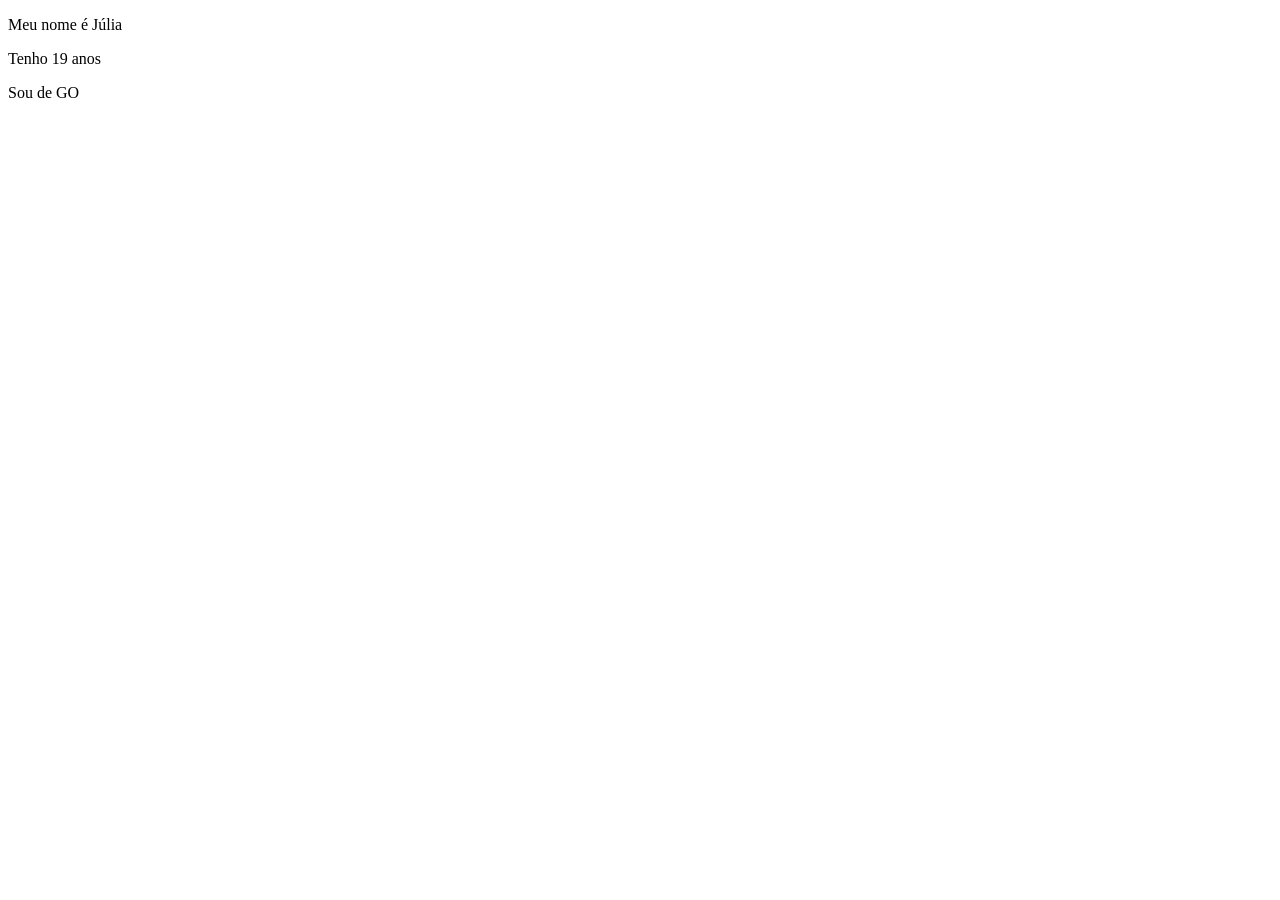
<file: jquery/index.html>
<!DOCTYPE html>
<html lang="en">
<head>
    <meta charset="UTF-8">
    <meta name="viewport" content="width=device-width, initial-scale=1.0">
    <title>Document</title>
</head>
<body>
        <p class="um">Meu nome é Júlia</p>
        <p class="dois">Tenho 19 anos</p>
        <p class="tres">Sou de GO</p>

        <ul>
            <li><a href="#link1">Link 1</a></li>
            <li><a href="#link2">Link 2</a></li>
            <li><a href="#link3">Link 3</a></li>
        </ul>

    <script src="https://code.jquery.com/jquery-3.5.1.min.js" integrity="sha256-9/aliU8dGd2tb6OSsuzixeV4y/faTqgFtohetphbbj0=" crossorigin="anonymous"></script>
    <script src="app.js" type="text/javascript"></script>
</body>
</html>
</file>
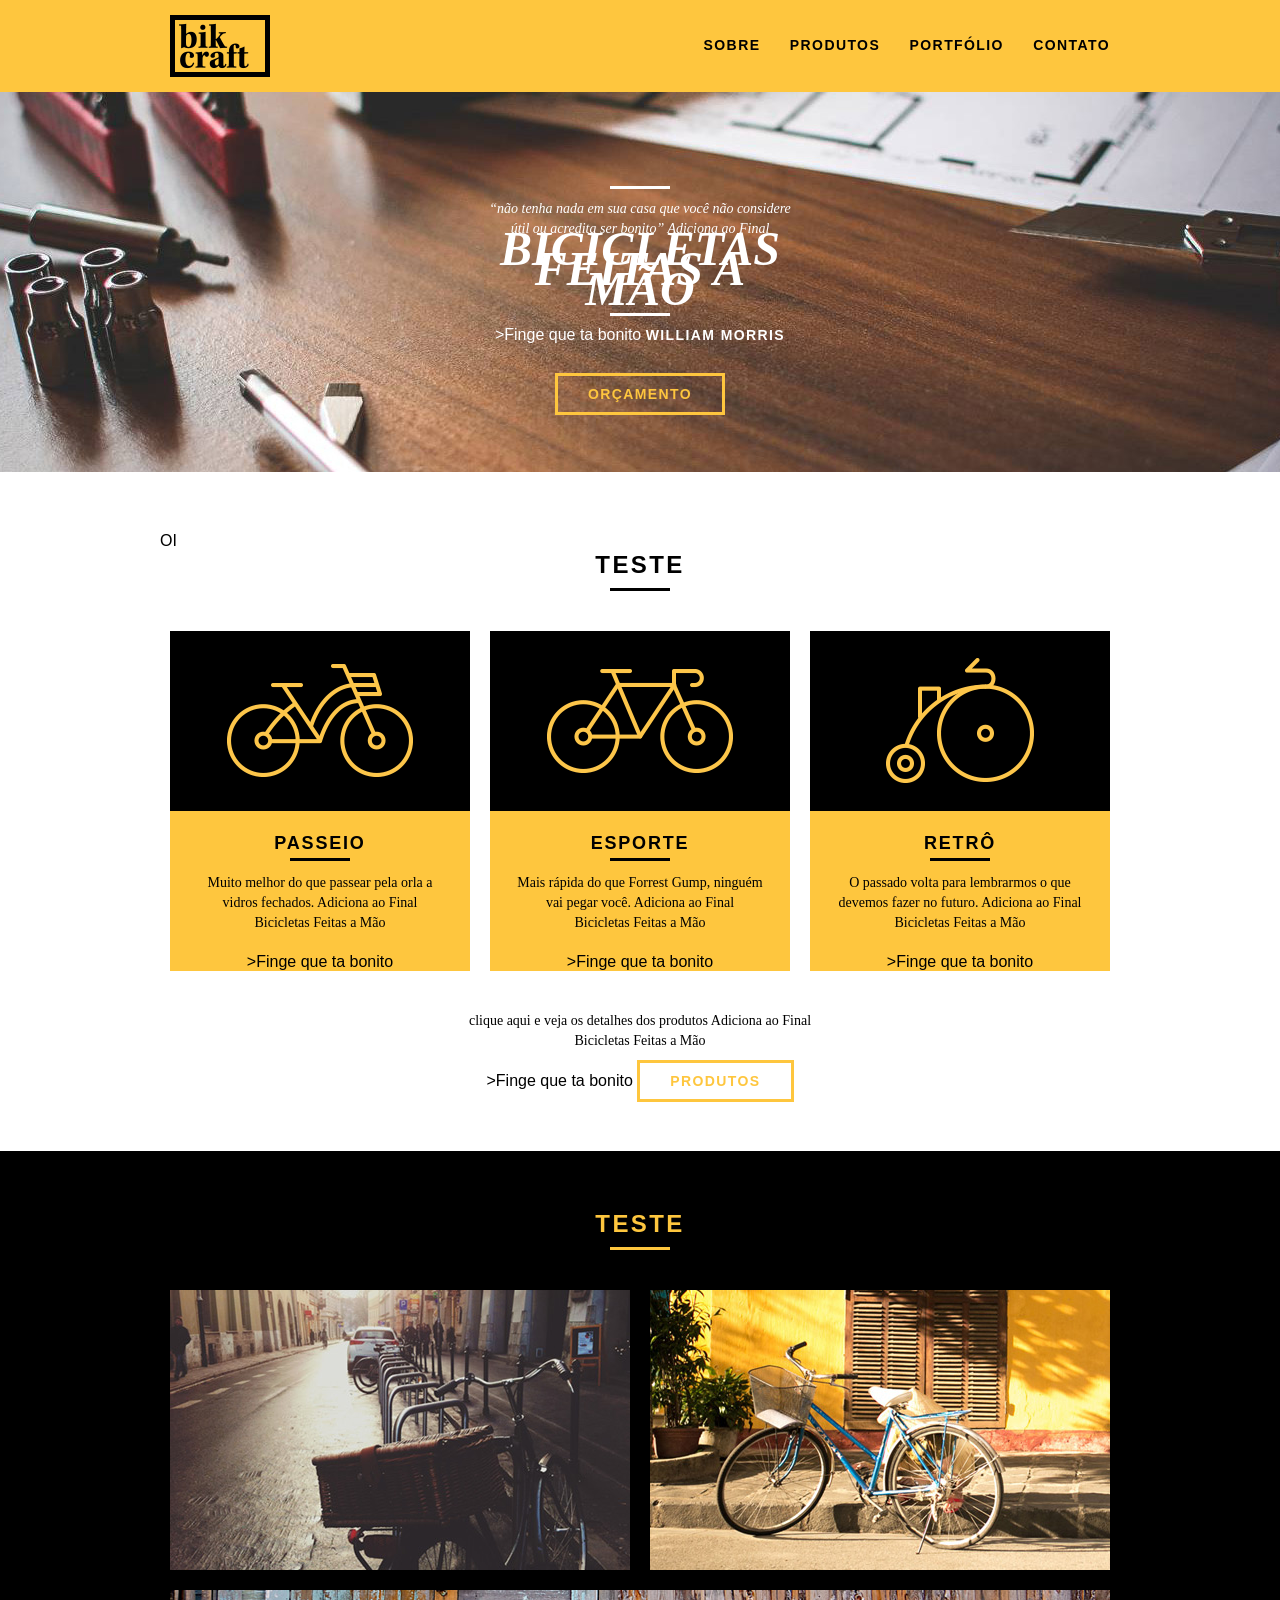
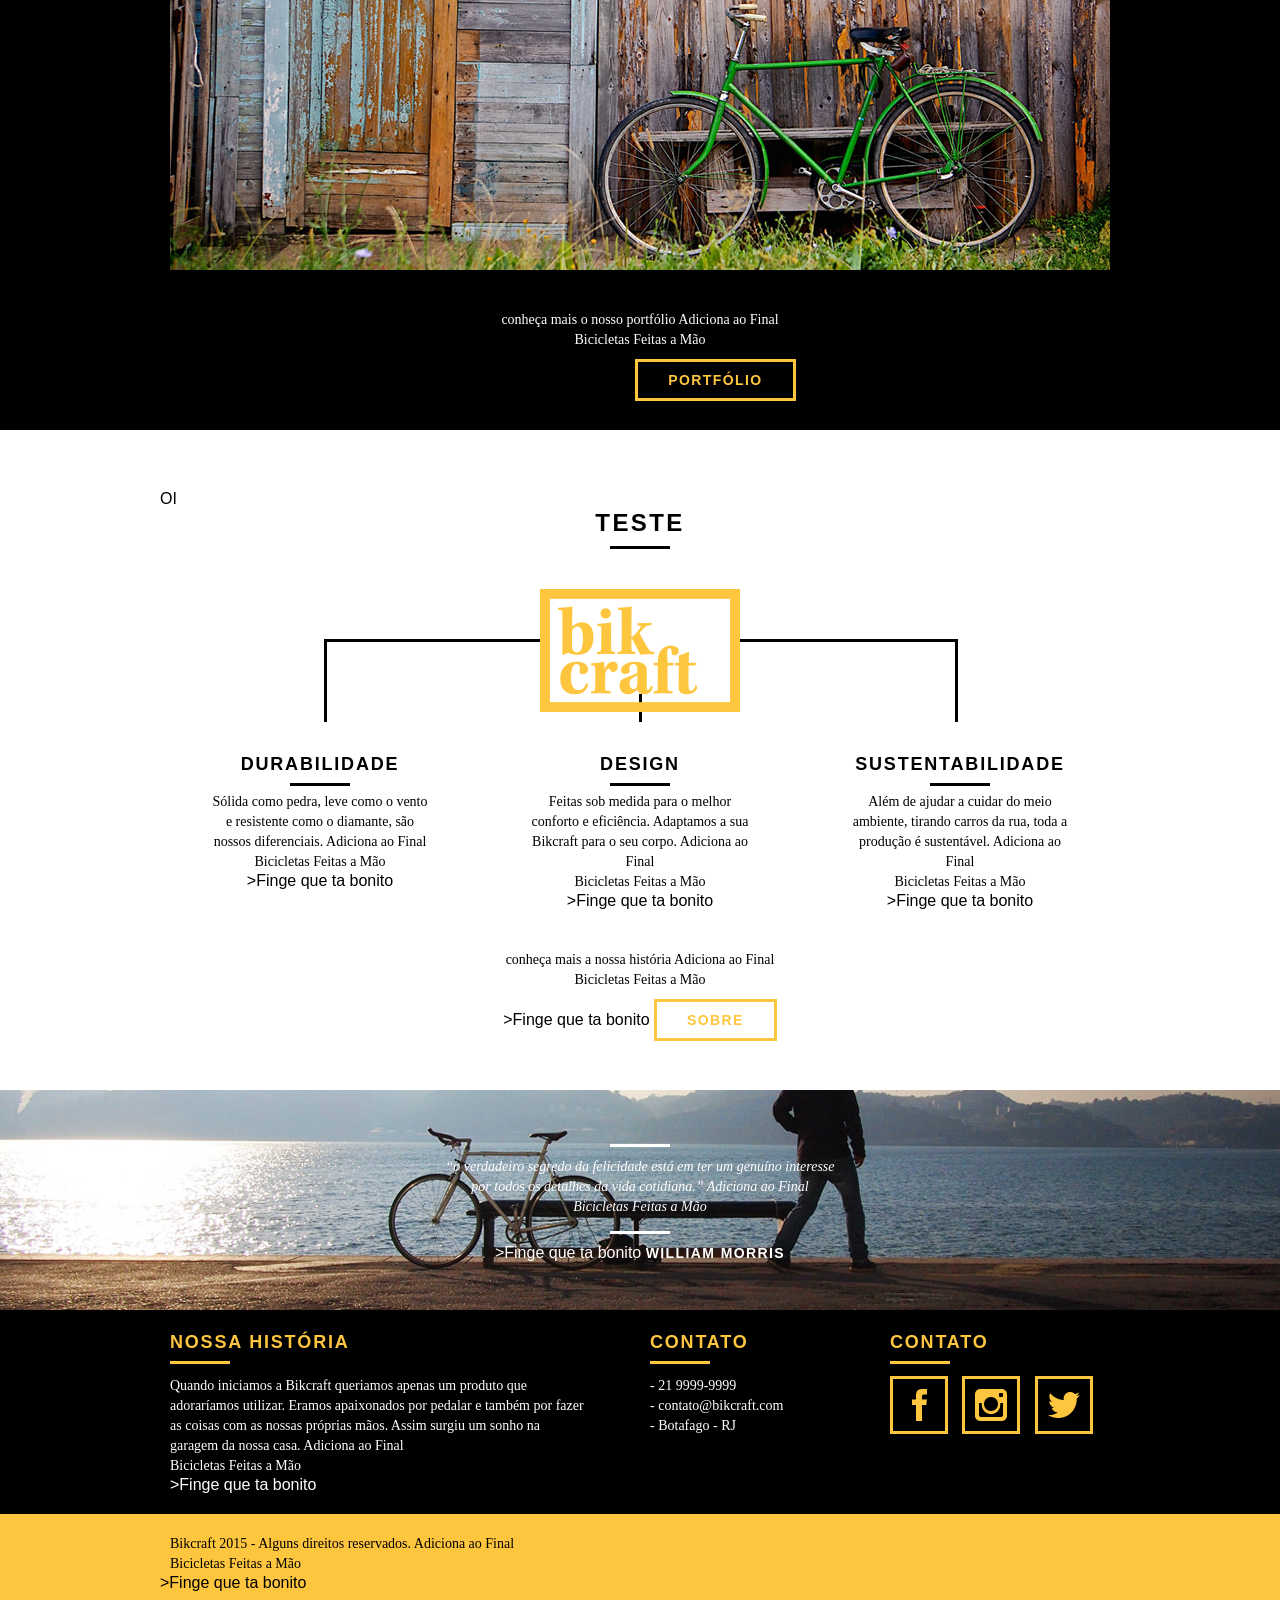
<file: jquery/bikcraft/index.html>
<!DOCTYPE html>
<html lang="pt-br">
	<head>
		<meta charset="utf-8">
		<title>Bikcraft - Bicicletas Personalizadas</title>
		<meta name="description" content="Compre a sua bicicleta personalizada na Bikcraft. Possuímos modelos Passeio, Retrô e Esporte.">

		<meta property="og:type" content="website"/>
		<meta property="og:title" content="Bikcraft - Bicicletas Personalizadas"/>
		<meta property="og:description" content="Compre a sua bicicleta personalizada na Bikcraft. Possuímos modelos Passeio, Retrô e Esporte."/>
		<meta property="og:url" content="http://bikcraft.com"/>
		<meta property="og:image" content="http://bikcraft.com/img/og-image.png"/>

		<meta name="viewport" content="width=device-width, initial-scale=1">

		<link rel="shortcut icon" href="favicon.ico">

		<link rel="stylesheet" href="css/normalize.css">
		<link rel="stylesheet" href="css/reset.css">
		<link rel="stylesheet" href="css/grid.css">
		<link rel="stylesheet" href="css/style.css">
		<link rel="stylesheet" href="css/responsivo.css">
		<script src="js/libs/modernizr.custom.45655.js"></script>
	</head>
	<body>

		<header class="header">
			<div class="container">
				<a href="index.html" class="grid-4">
					<img src="img/bikcraft.png" alt="Bikcraft">
				</a>
				<nav class="grid-12 header_menu">
					<ul>
						<li><a href="sobre.html">Sobre</a></li>
						<li><a href="produtos.html">Produtos</a></li>
						<li><a href="portfolio.html">Portfólio</a></li>
						<li><a href="contato.html">Contato</a></li>
					</ul>
				</nav>
			</div>
		</header>

		<section class="introducao">
			<div class="container">
				<h1>Bicicletas Feitas a Mão</h1>
				<blockquote class="quote-externo">
					<p>“não tenha nada em sua casa que você não considere útil ou acredita ser bonito”</p>
					<cite>WILLIAM MORRIS</cite>
				</blockquote>
				<a href="produtos.html" class="btn">Orçamento</a>
			</div>
		</section>
		
		<section class="produtos container animar">
			<h2 class="subtitulo">Produtos</h2>
			<ul class="produtos_lista">

				<li class="grid-1-3">
					<div class="produtos_icone">
						<img src="img/produtos/passeio.png" alt="Bikcraft Passeio">
					</div>
					<h3>Passeio</h3>
					<p>Muito melhor do que passear pela orla a vidros fechados.</p>
				</li>

				<li class="grid-1-3">
					<div class="produtos_icone">
						<img src="img/produtos/esporte.png" alt="Bikcraft Esporte">
					</div>
					<h3>Esporte</h3>
					<p>Mais rápida do que Forrest Gump, ninguém vai pegar você.</p>
				</li>

				<li class="grid-1-3">
					<div class="produtos_icone">
						<img src="img/produtos/retro.png" alt="Bikcraft Retrô">
					</div>
					<h3>Retrô</h3>
					<p>O passado volta para lembrarmos o que devemos fazer no futuro.</p>
				</li>

			</ul>

			<div class="call">
				<p>clique aqui e veja os detalhes dos produtos</p>
				<a href="produtos.html" class="btn btn-preto">Produtos</a>
			</div>

		</section>
		<!-- Fecha Produtos -->

		<section class="portfolio">
			<div class="container">
				<h2 class="subtitulo">Portfólio</h2>
				<div class="portfolio_lista">
					<div class="grid-8"><img src="img/portfolio/retro.jpg" alt="Bicicleta Retrô"></div>
					<div class="grid-8"><img src="img/portfolio/passeio.jpg" alt="Bicicleta Passeio"></div>
					<div class="grid-16"><img src="img/portfolio/esporte.jpg" alt="Bicicleta Esporte"></div>
				</div>
				<div class="call">
					<p>conheça mais o nosso portfólio</p>
					<a href="portfolio.html" class="btn">Portfólio</a>
				</div>
			</div>
		</section>

		<section class="qualidade container">
			<h2 class="subtitulo">Qualidade</h2>
			<img src="img/bikcraft-qualidade.png" alt="Bikcraft">
			<ul class="qualidade_lista">
				<li class="grid-1-3">
					<h3>Durabilidade</h3>
					<p>Sólida como pedra, leve como o vento e resistente como o diamante, são nossos diferenciais.</p>
				</li>
				<li class="grid-1-3">
					<h3>Design</h3>
					<p>Feitas sob medida para o melhor conforto e eficiência. Adaptamos a sua Bikcraft para o seu corpo.</p>
				</li>
				<li class="grid-1-3">
					<h3>Sustentabilidade</h3>
					<p>Além de ajudar a cuidar do meio ambiente, tirando carros da rua, toda a produção é sustentável.</p>
				</li>
			</ul>
			<div class="call">
				<p>conheça mais a nossa história</p>
				<a href="sobre.html" class="btn btn-preto">Sobre</a>
			</div>
		</section>

		<section class="quebra">
			<blockquote class="quote-externo container">
				<p>“o verdadeiro segredo da felicidade está em ter um genuíno interesse por todos os detalhes da vida cotidiana.”</p>
				<cite>WILLIAM MORRIS</cite>
			</blockquote>
		</section>

		<footer>
			<div class="footer">
				<div class="container">

					<div class="grid-8 footer_historia">
						<h3>Nossa História</h3>
						<p>Quando iniciamos a Bikcraft queriamos apenas um produto que adoraríamos utilizar. Eramos apaixonados por pedalar e também por fazer as coisas com as nossas próprias mãos. Assim surgiu um sonho na garagem da nossa casa.</p>
					</div>

					<div class="grid-4 footer_contato">
						<h3>Contato</h3>
						<ul>
							<li>- 21 9999-9999</li>
							<li>- contato@bikcraft.com</li>
							<li>- Botafago - RJ</li>
						</ul>
					</div>

					<div class="grid-4 footer_redes">
						<h3>Contato</h3>
						<ul>
							<li><a href="http://facebook.com" target="_blank"><img src="img/redes-sociais/facebook.png"></a></li>
							<li><a href="http://instagram.com" target="_blank"><img src="img/redes-sociais/instagram.png"></a></li>
							<li><a href="http://twitter.com" target="_blank"><img src="img/redes-sociais/twitter.png"></a></li>
						</ul>
					</div>

				</div>
			</div>

			<div class="copy">
				<div class="container">
					<p class="grid-16">Bikcraft 2015 - Alguns direitos reservados.</p>
				</div>
			</div>
		</footer>

	<!-- JavaScript -->
	<script src="js/libs/jquery-3.1.1.min.js"></script>
	<script src="js/plugins.js"></script>
	<script src="js/main.js"></script>
	<script src="js/app.js"></script>
	<!-- JavaScript -->

	</body>
</html>
</file>
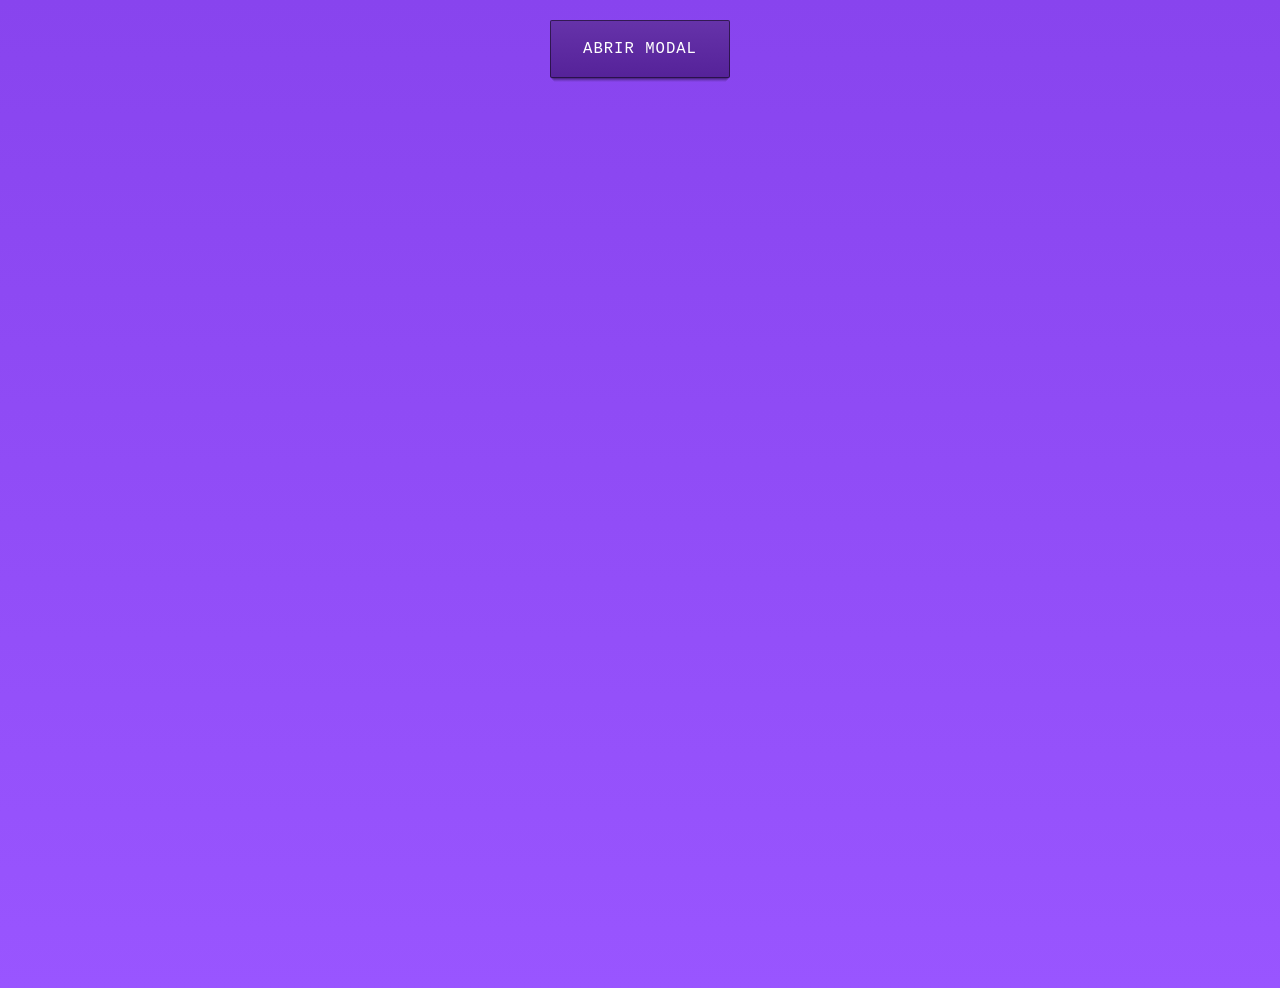
<file: jquery/classes/index.html>
<!DOCTYPE html>
<html>
  <head>
		<title>jQuery</title>
		<link rel="stylesheet" href="style.css" type="text/css">
  </head>
  <body>
		<a href="#" class="abrir-modal">Abrir Modal</a>
		<div class="modal">
			<div class="modal-img">
				<img src="castelo.jpg" alt="Lobo Origamid" />
			</div>
			<div class="modal-content">
				<h1>Curso de Web Design</h1>
				<p>Curso para iniciante e pessoas que pretendem se atualizar. Do design ao código, utilizando HTML5, CSS3, jQuery e com um design responsivo.</p>
				<a href="#" class="btn">Mais Sobre</a>
			</div>
		</div>
    
    <script src="jquery-3.1.1.min.js" type="text/javascript"></script>
    <script src="app.js" type="text/javascript"></script>
  </body>
</html>
</file>
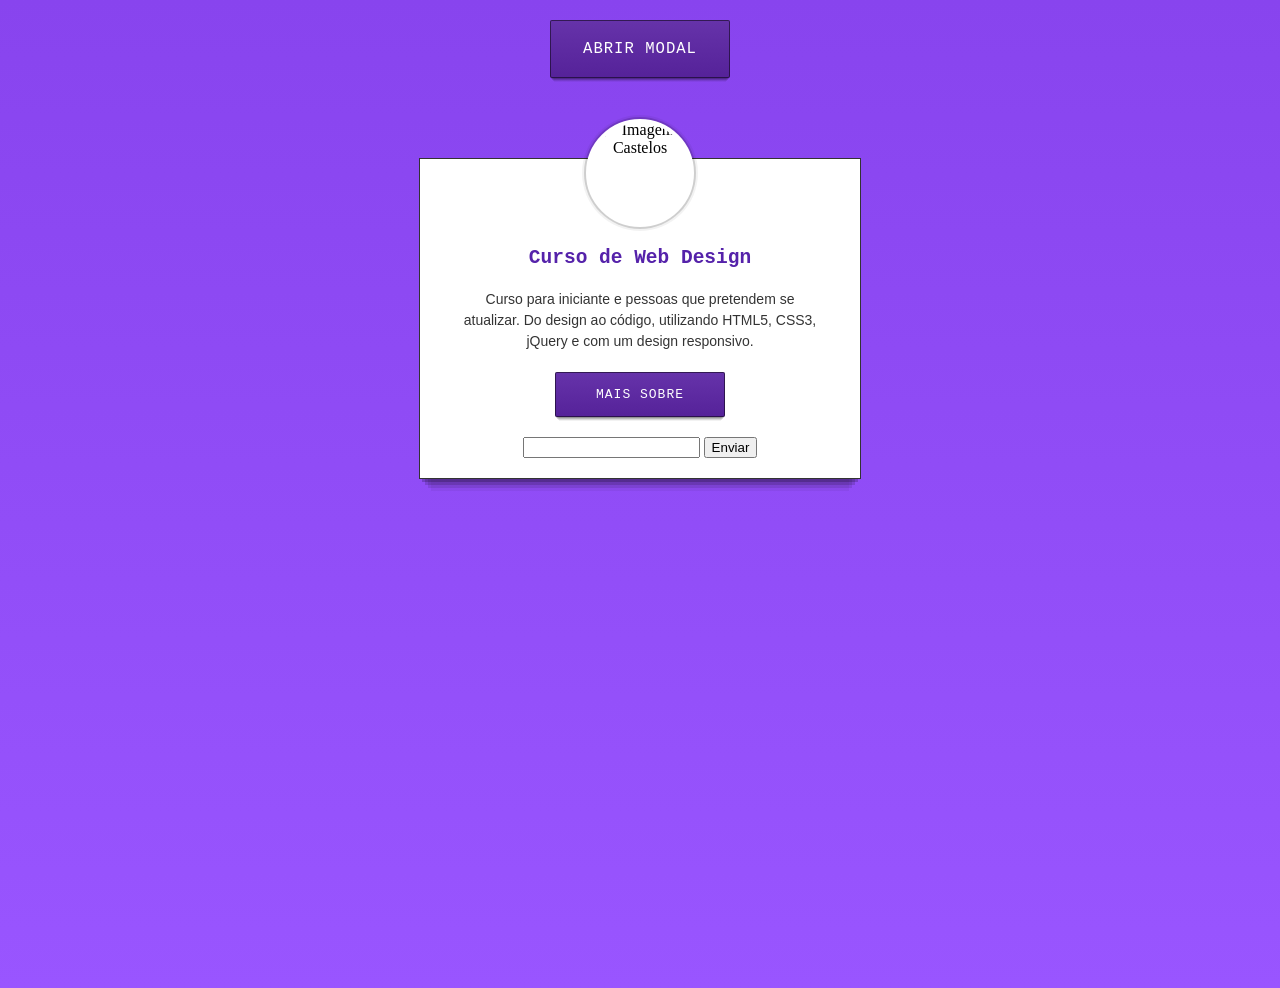
<file: jquery/metodos-basicos/index.html>
<!DOCTYPE html>
<html>
  <head>
		<title>jQuery</title>
		<link rel="stylesheet" href="style.css" type="text/css">
  </head>
  <body>
		<a href="#" class="abrir-modal">Abrir Modal</a>
		<div class="modal">
			<div class="modal-img">
				<img src="castelo.jpg" alt="Lobo Origamid" />
			</div>
			<div class="modal-content">
				<h1>Curso de Web Design</h1>
				<p>Curso para iniciante e pessoas que pretendem se atualizar. Do design ao código, utilizando HTML5, CSS3, jQuery e com um design responsivo.</p>
				<a href="#" class="btn">Mais Sobre</a>
				<input class="nome" type="text">
				<button id="botao">Enviar</button>
			</div>
		</div>
    
    <script src="jquery-3.1.1.min.js" type="text/javascript"></script>
    <script src="app.js" type="text/javascript"></script>
  </body>
</html>
</file>
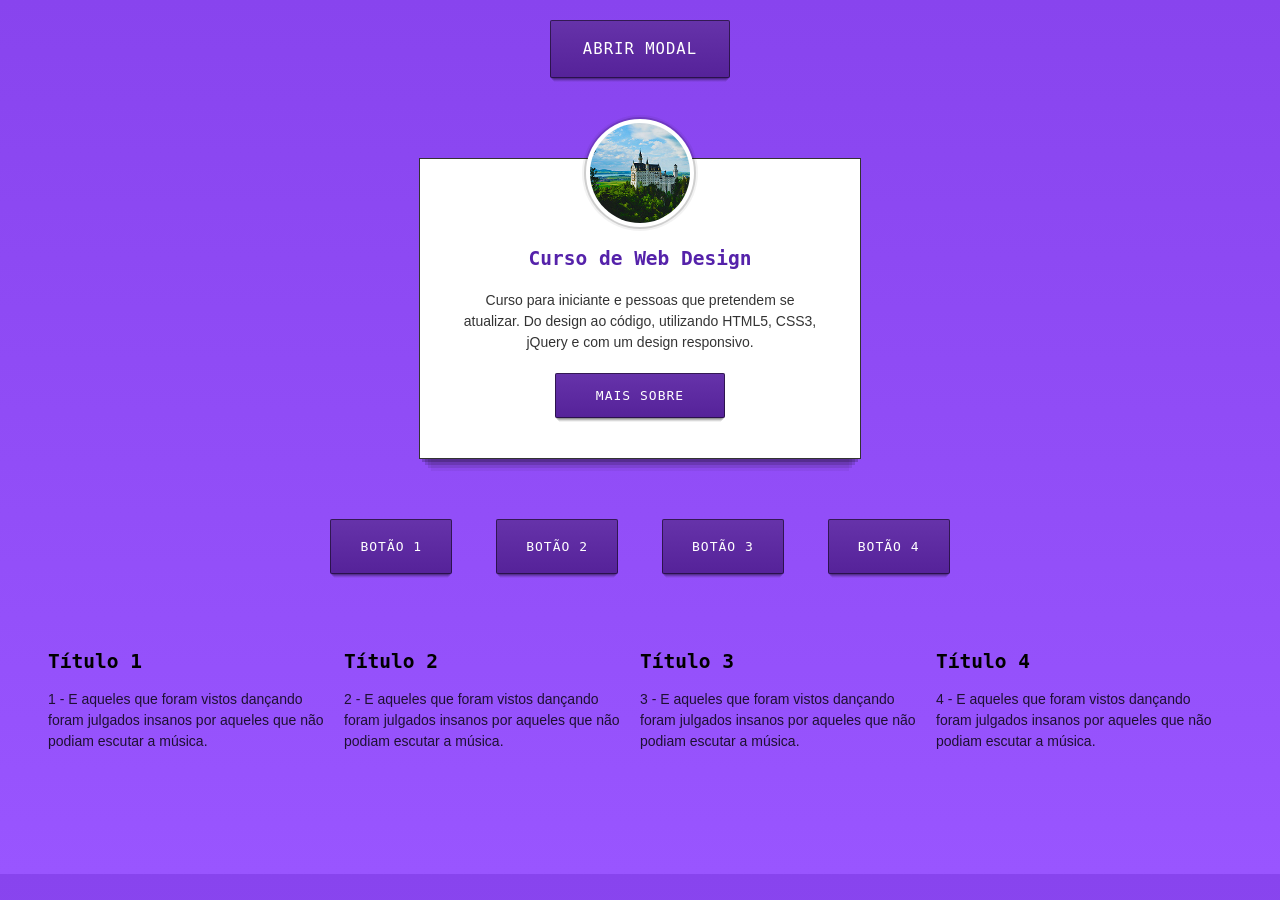
<file: jquery/transversing/index.html>
<!DOCTYPE html>
<html>
  <head>
		<title>jQuery</title>
		<meta charset="utf-8">
		<link rel="stylesheet" href="style.css" type="text/css">
  </head>
  <body>
		<a href="#Teste" class="abrir-modal" data-velocidade="fast">Abrir Modal</a>
		<div class="modal active">
			<div class="modal-img">
				<img src="castelo.jpg" alt="Castelo" />
			</div>
			<div class="modal-content">
				<h1>Curso de Web Design</h1>
				<p>Curso para iniciante e pessoas que pretendem se atualizar. Do design ao código, utilizando HTML5, CSS3, jQuery e com um design responsivo.</p>
				<a href="#" class="btn">Mais Sobre</a>
			</div>
		</div>
		
		<section class="botoes">
			<a href="#" class="btn">Botão 1</a>
			<a href="#" class="btn">Botão 2</a>
			<a href="#" class="btn">Botão 3</a>
			<a href="#" class="btn">Botão 4</a>
		</section>
		
		<section class="frases">
			<div>
				<h2>Título 1</h2>
				<p><span>1 - </span>E aqueles que foram vistos dançando foram julgados insanos por aqueles que não podiam escutar a música.</p>
			</div>
			<div>
				<h2>Título 2</h2>
				<p><span>2 - </span>E aqueles que foram vistos dançando foram julgados insanos por aqueles que não podiam escutar a música.</p>
			</div>
			<div>
				<h2>Título 3</h2>
				<p><span>3 - </span>E aqueles que foram vistos dançando foram julgados insanos por aqueles que não podiam escutar a música.</p>
			</div>
			<div>
				<h2>Título 4</h2>
				<p><span>4 - </span>E aqueles que foram vistos dançando foram julgados insanos por aqueles que não podiam escutar a música.</p>
			</div>
		</section>
    
    <script src="jquery-3.1.1.min.js" type="text/javascript"></script>
    <script src="app.js" type="text/javascript"></script>
  </body>
</html>
</file>
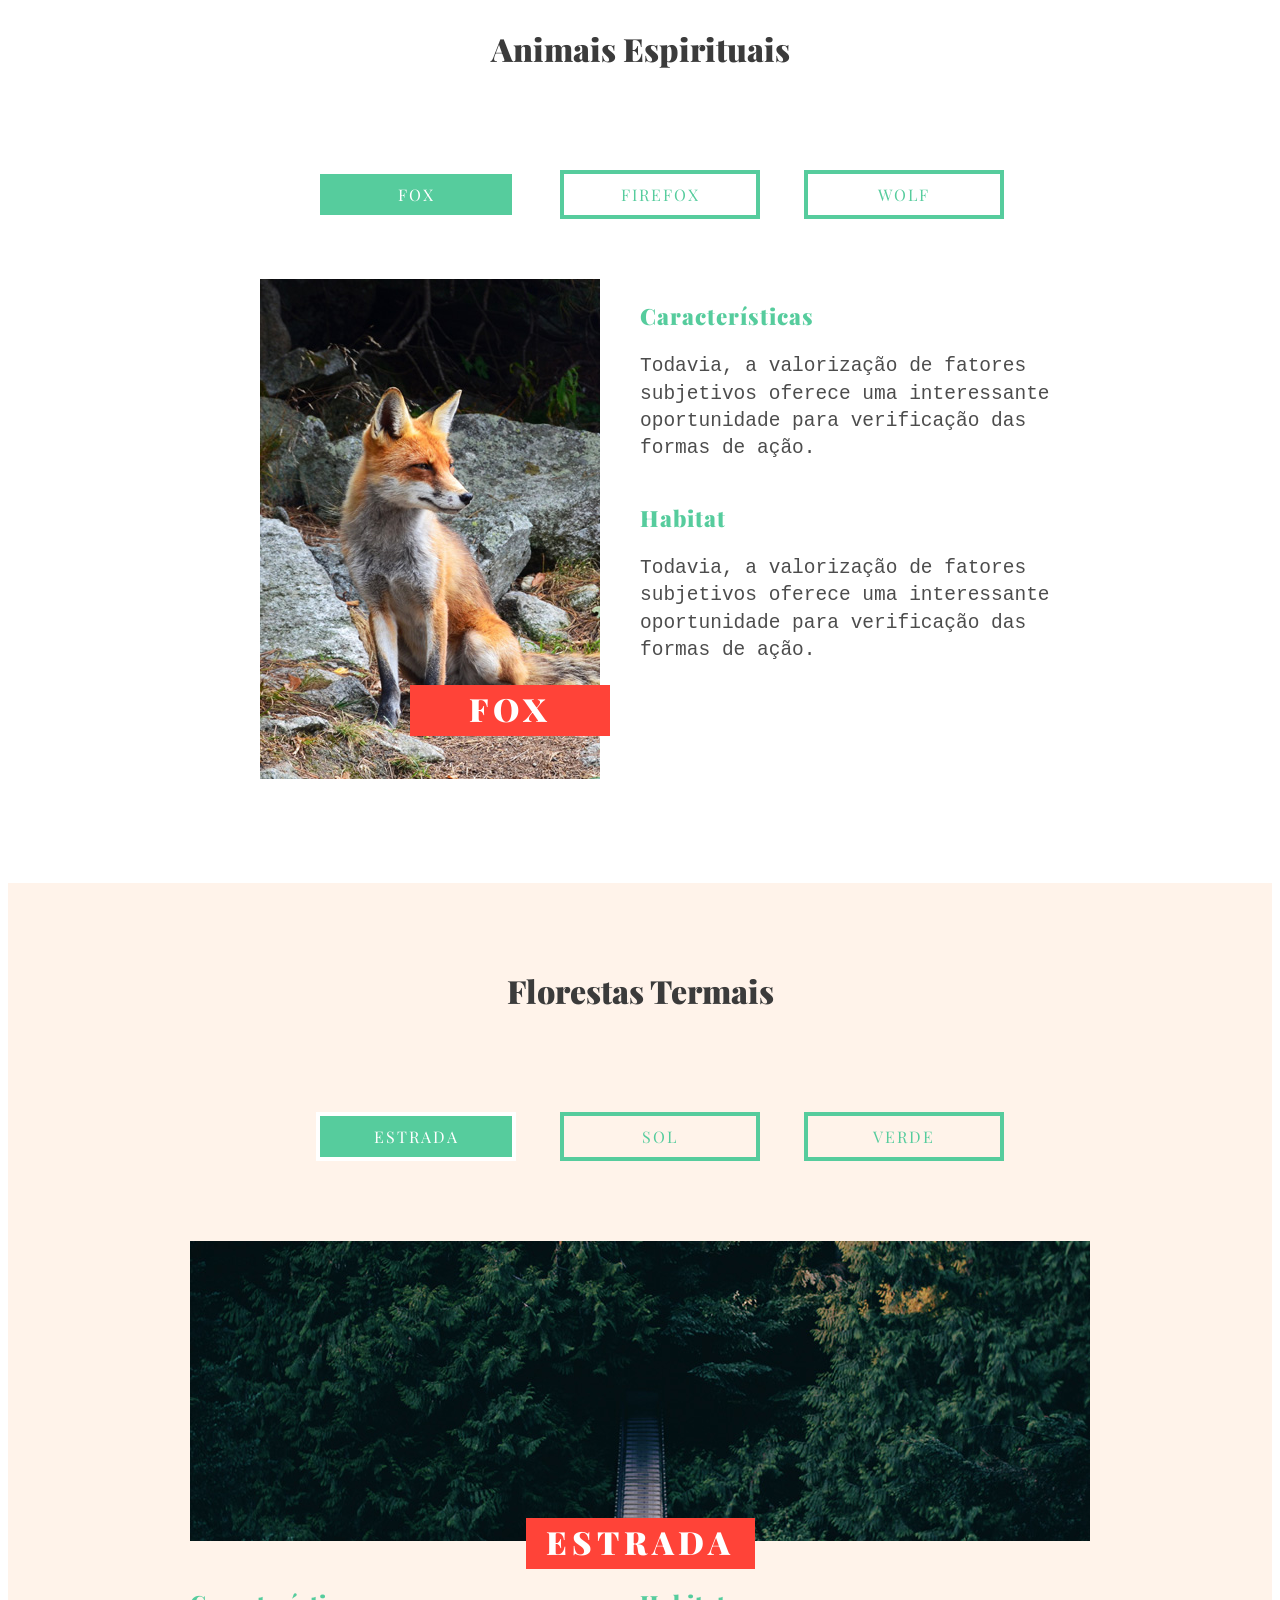
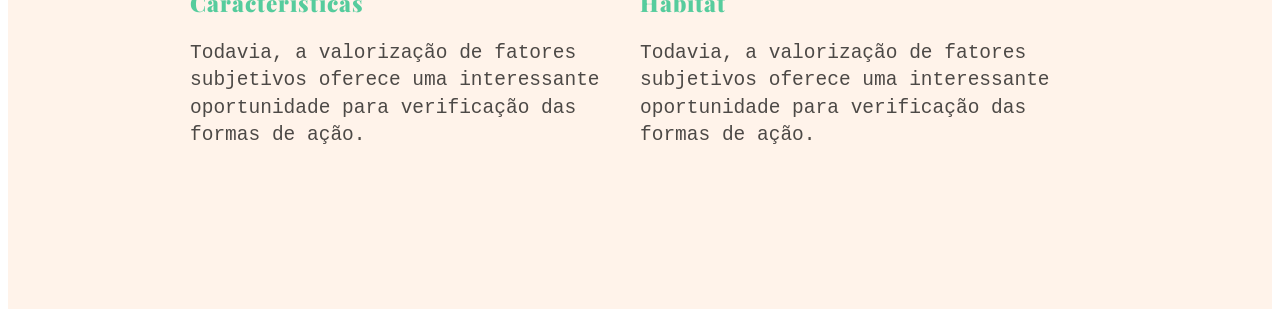
<file: pratico/addClassOnClick/index.html>
<!DOCTYPE html>
<html>
<head>
	<title>Tabs</title>
	<link href="https://fonts.googleapis.com/css?family=Playfair+Display:900" rel="stylesheet">
	<link rel="stylesheet" type="text/css" href="css/style.css">
</head>
<body>

	<script type="text/javascript">
		document.documentElement.className += ' js';
	</script>

	<section class="container animais" data-group="animais">

		<h1>Animais Espirituais</h1>

		<ul class="tab-menu">
			<li><a href="#fox" data-click="fox">Fox</a></li>
			<li><a href="#firefox" data-click="firefox">FireFox</a></li>
			<li><a href="#wolf" data-click="wolf">Wolf</a></li>
		</ul>

		<div class="item" id="fox" data-target="fox">
			<div class="item-img">
				<img src="img/fox.jpg" alt="Fox">
				<h2>Fox</h2>
			</div>
			<div class="item-info">
				<h3>Características</h3>
				<p>Todavia, a valorização de fatores subjetivos oferece uma interessante oportunidade para verificação das formas de ação.</p>
				<h3>Habitat</h3>
				<p>Todavia, a valorização de fatores subjetivos oferece uma interessante oportunidade para verificação das formas de ação.</p>
			</div>
		</div>

		<div class="item" id="firefox" data-target="firefox">
			<div class="item-img">
				<img src="img/firefox.jpg" alt="FireFox">
				<h2>FireFox</h2>
			</div>
			<div class="item-info">
				<h3>Características</h3>
				<p>Todavia, a valorização de fatores subjetivos oferece uma interessante oportunidade para verificação das formas de ação.</p>
				<h3>Habitat</h3>
				<p>Todavia, a valorização de fatores subjetivos oferece uma interessante oportunidade para verificação das formas de ação.</p>
			</div>
		</div>

		<div class="item" id="wolf" data-target="wolf">
			<div class="item-img">
				<img src="img/wolf.jpg" alt="wolf">
				<h2>Wolf</h2>
			</div>
			<div class="item-info">
				<h3>Características</h3>
				<p>Todavia, a valorização de fatores subjetivos oferece uma interessante oportunidade para verificação das formas de ação.</p>
				<h3>Habitat</h3>
				<p>Todavia, a valorização de fatores subjetivos oferece uma interessante oportunidade para verificação das formas de ação.</p>
			</div>
		</div>

	</section>

	<section class="florestas" data-group="florestas">
	<div class="container">
		<h1>Florestas Termais</h1>

		<ul class="tab-menu">
			<li><a href="#estrada" data-click="estrada">Estrada</a></li>
			<li><a href="#sol" data-click="sol">Sol</a></li>
			<li><a href="#verde" data-click="verde">Verde</a></li>
		</ul>

		<div class="item" id="estrada" data-target="estrada">
			<div class="item-img">
				<img src="img/estrada.jpg" alt="Estrada">
				<h2>Estrada</h2>
			</div>
			<div class="item-info">
			<div>
				<h3>Características</h3>
				<p>Todavia, a valorização de fatores subjetivos oferece uma interessante oportunidade para verificação das formas de ação.</p>
			</div>
			<div>
				<h3>Habitat</h3>
				<p>Todavia, a valorização de fatores subjetivos oferece uma interessante oportunidade para verificação das formas de ação.</p>
			</div>
			</div>
		</div>

		<div class="item" id="sol" data-target="sol">
			<div class="item-img">
				<img src="img/sol.jpg" alt="Sol">
				<h2>Sol</h2>
			</div>
			<div class="item-info">
			<div>
				<h3>Características</h3>
				<p>Todavia, a valorização de fatores subjetivos oferece uma interessante oportunidade para verificação das formas de ação.</p>
			</div>
			<div>
				<h3>Habitat</h3>
				<p>Todavia, a valorização de fatores subjetivos oferece uma interessante oportunidade para verificação das formas de ação.</p>
			</div>	
			</div>
		</div>

		<div class="item" id="verde" data-target="verde">
			<div class="item-img">
				<img src="img/verde.jpg" alt="Verde">
				<h2>Verde</h2>
			</div>
			<div class="item-info">
			<div>
				<h3>Características</h3>
				<p>Todavia, a valorização de fatores subjetivos oferece uma interessante oportunidade para verificação das formas de ação.</p>
			</div>
			<div>
				<h3>Habitat</h3>
				<p>Todavia, a valorização de fatores subjetivos oferece uma interessante oportunidade para verificação das formas de ação.</p>
			</div>
			</div>
		</div>
	</div>
	</section>


	<script type="text/javascript" src="js/jquery-3.1.1.min.js"></script>
	<script type="text/javascript" src="js/app.js"></script>
</body>
</html>
</file>
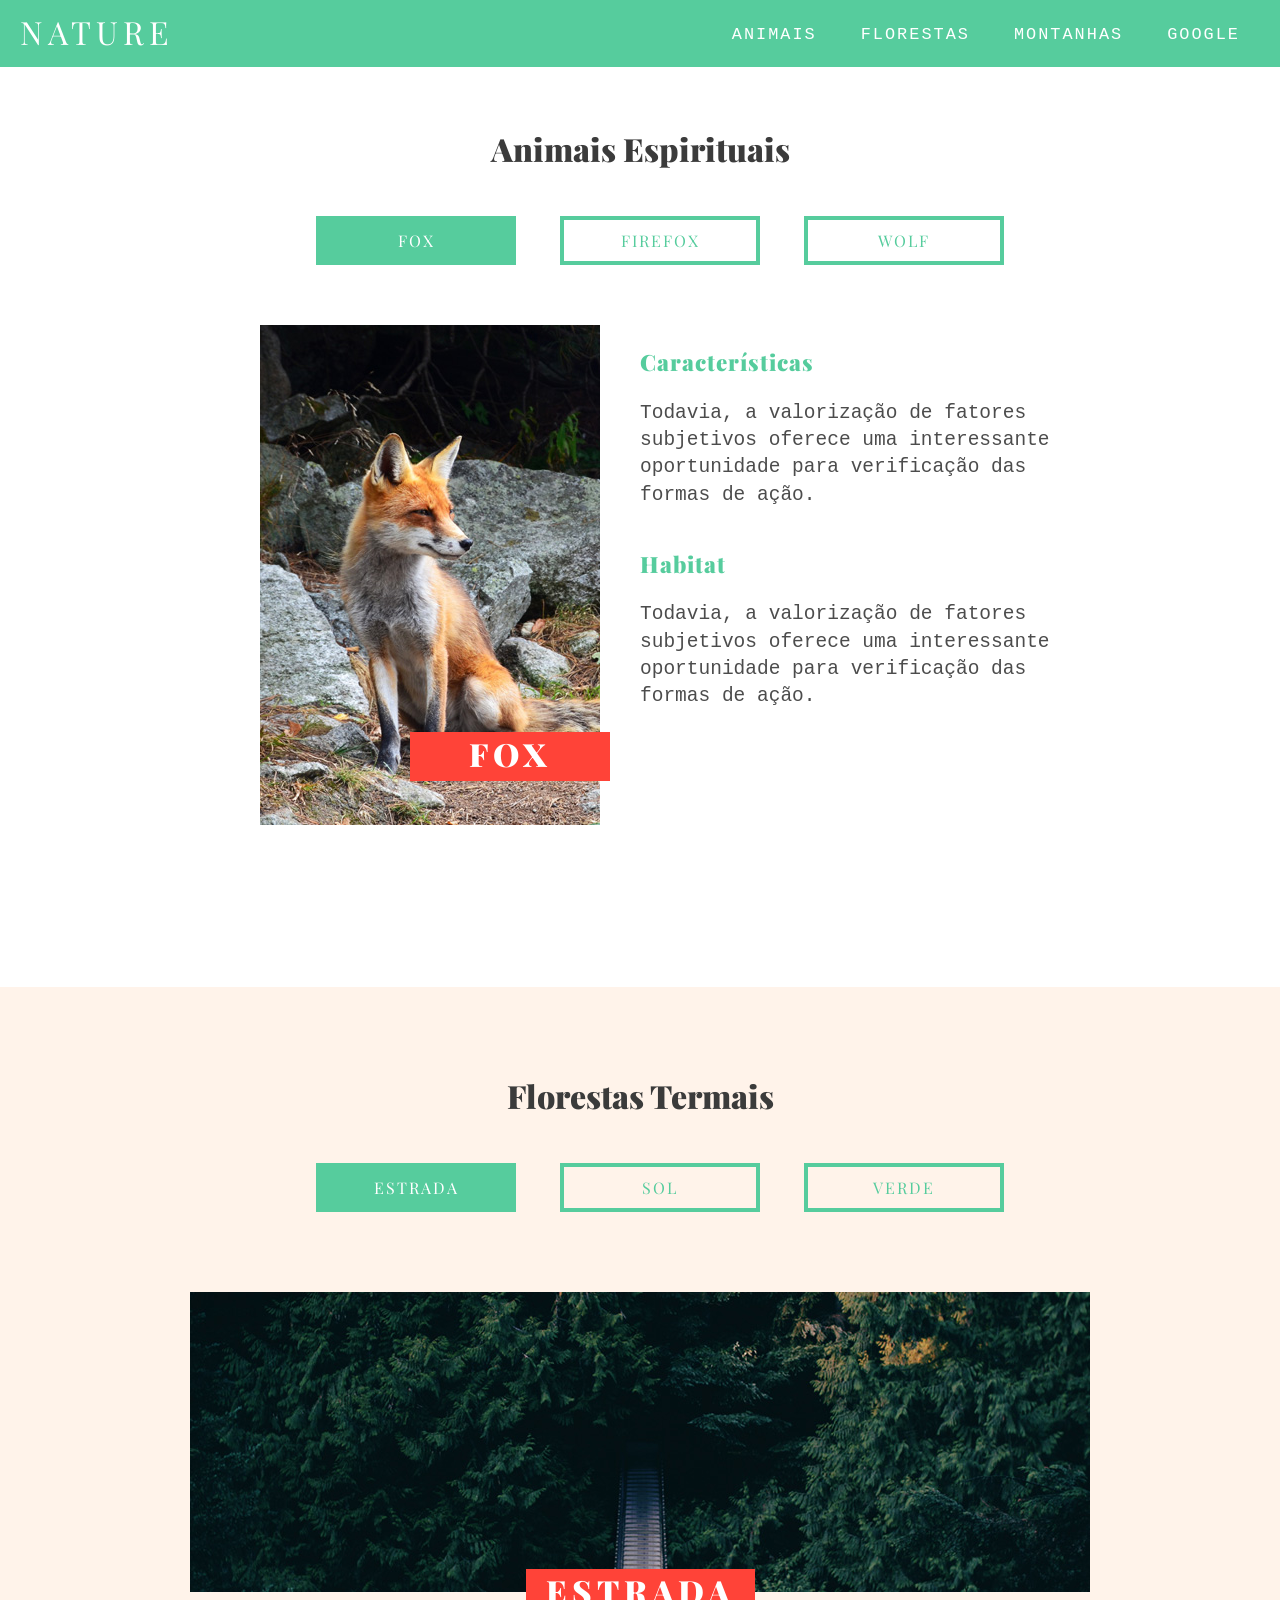
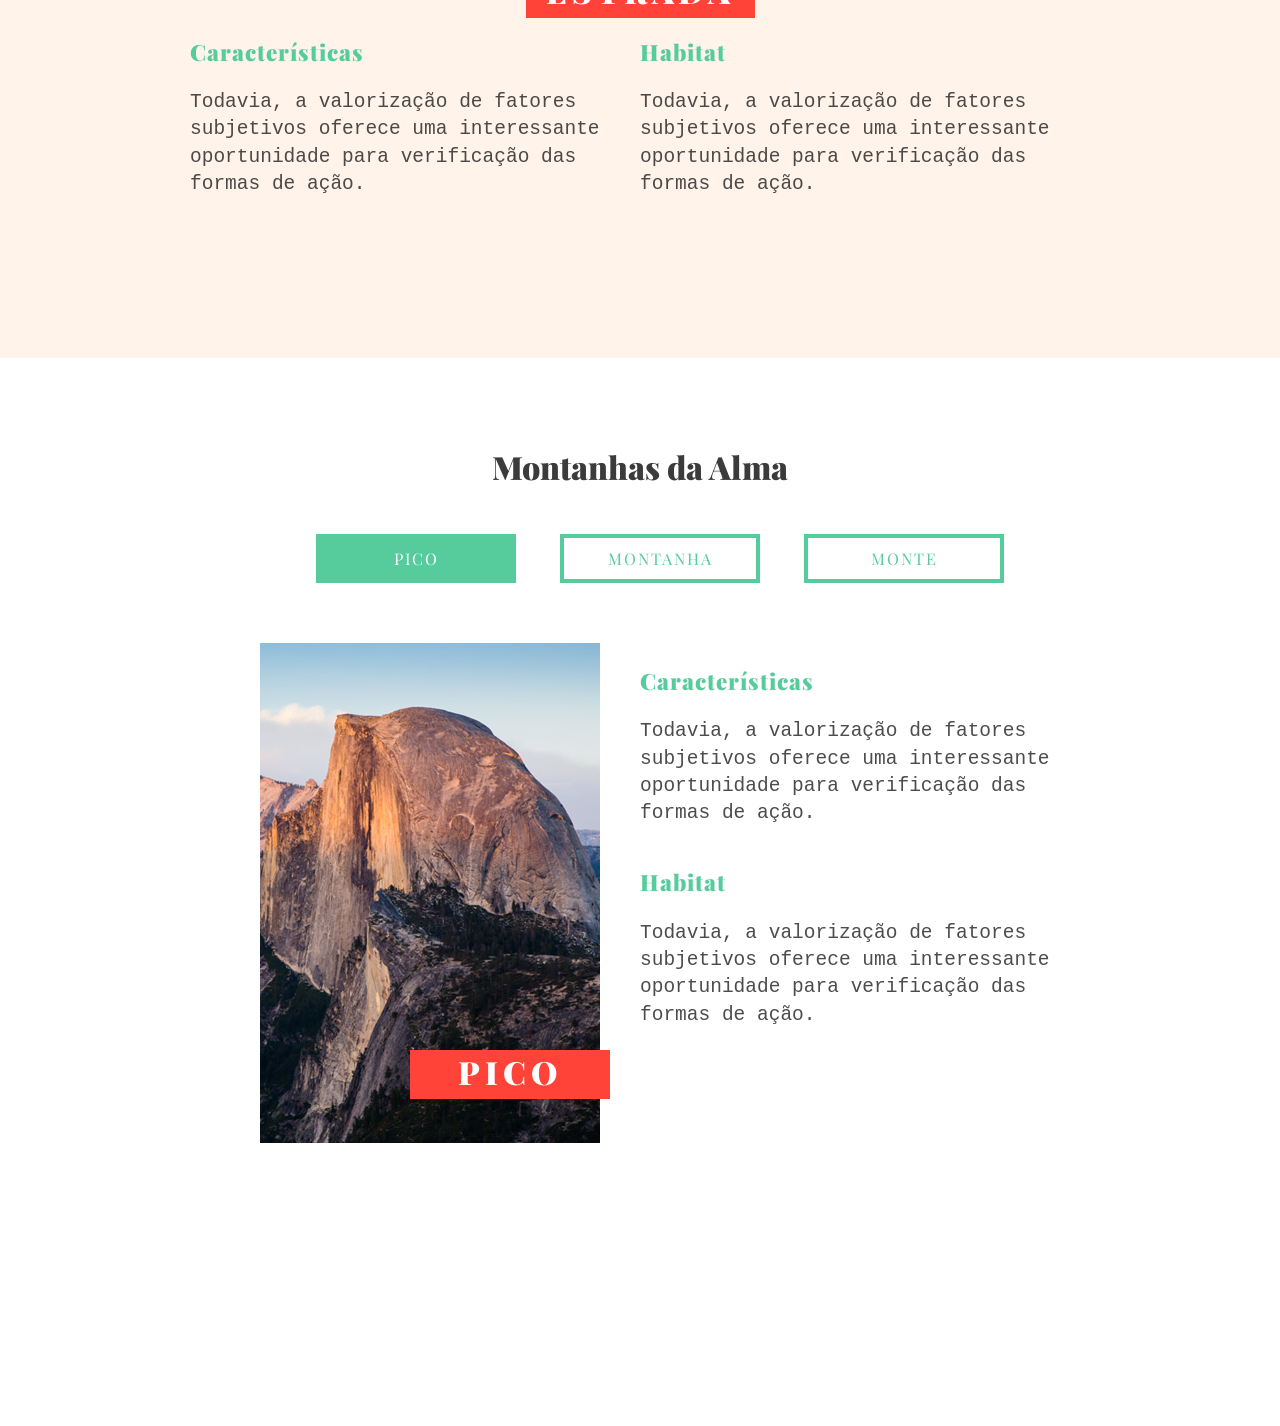
<file: pratico/scroll/index.html>
<!DOCTYPE html>
<html>
<head>
	<title>Nature - Scroll</title>
	<link href="https://fonts.googleapis.com/css?family=Playfair+Display:900" rel="stylesheet">
	<link rel="stylesheet" type="text/css" href="css/style.css">
</head>
<body>

	<script type="text/javascript">
		document.documentElement.className += ' js';
	</script>
	
	<header class="menu">
		<a class="logo" href="/">Nature</a>
		<span class="mobile-btn"></span>
		<nav class="menu-nav mobile-menu">
			<ul>
				<li><a href="#animais">Animais</a></li>
				<li><a href="#florestas">Florestas</a></li>
				<li><a href="#montanhas">Montanhas</a></li>
				<li><a href="https://www.google.com.br/" target="_blank">Google</a></li>
			</ul>
		</nav>
	</header>

	<section class="container animais" data-group="animais" id="animais">

		<h1>Animais Espirituais</h1>

		<ul class="tab-menu">
			<li><a href="#fox" data-click="fox">Fox</a></li>
			<li><a href="#firefox" data-click="firefox">FireFox</a></li>
			<li><a href="#wolf" data-click="wolf">Wolf</a></li>
		</ul>

		<div class="item" id="fox" data-target="fox">
			<div class="item-img">
				<img src="img/fox.jpg" alt="Fox">
				<h2>Fox</h2>
			</div>
			<div class="item-info">
				<h3>Características</h3>
				<p>Todavia, a valorização de fatores subjetivos oferece uma interessante oportunidade para verificação das formas de ação.</p>
				<h3>Habitat</h3>
				<p>Todavia, a valorização de fatores subjetivos oferece uma interessante oportunidade para verificação das formas de ação.</p>
			</div>
		</div>

		<div class="item" id="firefox" data-target="firefox">
			<div class="item-img">
				<img src="img/firefox.jpg" alt="FireFox">
				<h2>FireFox</h2>
			</div>
			<div class="item-info">
				<h3>Características</h3>
				<p>Todavia, a valorização de fatores subjetivos oferece uma interessante oportunidade para verificação das formas de ação.</p>
				<h3>Habitat</h3>
				<p>Todavia, a valorização de fatores subjetivos oferece uma interessante oportunidade para verificação das formas de ação.</p>
			</div>
		</div>

		<div class="item" id="wolf" data-target="wolf">
			<div class="item-img">
				<img src="img/wolf.jpg" alt="wolf">
				<h2>Wolf</h2>
			</div>
			<div class="item-info">
				<h3>Características</h3>
				<p>Todavia, a valorização de fatores subjetivos oferece uma interessante oportunidade para verificação das formas de ação.</p>
				<h3>Habitat</h3>
				<p>Todavia, a valorização de fatores subjetivos oferece uma interessante oportunidade para verificação das formas de ação.</p>
			</div>
		</div>

	</section>

	<section class="florestas" data-group="florestas" id="florestas">
	<div class="container">
		<h1>Florestas Termais</h1>

		<ul class="tab-menu">
			<li><a href="#estrada" data-click="estrada">Estrada</a></li>
			<li><a href="#sol" data-click="sol">Sol</a></li>
			<li><a href="#verde" data-click="verde">Verde</a></li>
		</ul>

		<div class="item" id="estrada" data-target="estrada">
			<div class="item-img">
				<img src="img/estrada.jpg" alt="Estrada">
				<h2>Estrada</h2>
			</div>
			<div class="item-info">
			<div>
				<h3>Características</h3>
				<p>Todavia, a valorização de fatores subjetivos oferece uma interessante oportunidade para verificação das formas de ação.</p>
			</div>
			<div>
				<h3>Habitat</h3>
				<p>Todavia, a valorização de fatores subjetivos oferece uma interessante oportunidade para verificação das formas de ação.</p>
			</div>
			</div>
		</div>

		<div class="item" id="sol" data-target="sol">
			<div class="item-img">
				<img src="img/sol.jpg" alt="Sol">
				<h2>Sol</h2>
			</div>
			<div class="item-info">
			<div>
				<h3>Características</h3>
				<p>Todavia, a valorização de fatores subjetivos oferece uma interessante oportunidade para verificação das formas de ação.</p>
			</div>
			<div>
				<h3>Habitat</h3>
				<p>Todavia, a valorização de fatores subjetivos oferece uma interessante oportunidade para verificação das formas de ação.</p>
			</div>	
			</div>
		</div>

		<div class="item" id="verde" data-target="verde">
			<div class="item-img">
				<img src="img/verde.jpg" alt="Verde">
				<h2>Verde</h2>
			</div>
			<div class="item-info">
			<div>
				<h3>Características</h3>
				<p>Todavia, a valorização de fatores subjetivos oferece uma interessante oportunidade para verificação das formas de ação.</p>
			</div>
			<div>
				<h3>Habitat</h3>
				<p>Todavia, a valorização de fatores subjetivos oferece uma interessante oportunidade para verificação das formas de ação.</p>
			</div>
			</div>
		</div>
	</div>
	</section>
	
	
<section class="container montanhas" data-group="montanhas" id="montanhas">

		<h1>Montanhas da Alma</h1>

		<ul class="tab-menu">
			<li><a href="#pico" data-click="pico">Pico</a></li>
			<li><a href="#montanha" data-click="montanha">Montanha</a></li>
			<li><a href="#monte" data-click="monte">Monte</a></li>
		</ul>

		<div class="item" id="pico" data-target="pico">
			<div class="item-img">
				<img src="img/pico.jpg" alt="Pico">
				<h2>Pico</h2>
			</div>
			<div class="item-info">
				<h3>Características</h3>
				<p>Todavia, a valorização de fatores subjetivos oferece uma interessante oportunidade para verificação das formas de ação.</p>
				<h3>Habitat</h3>
				<p>Todavia, a valorização de fatores subjetivos oferece uma interessante oportunidade para verificação das formas de ação.</p>
			</div>
		</div>

		<div class="item" id="montanha" data-target="montanha">
			<div class="item-img">
				<img src="img/montanha.jpg" alt="Montanha">
				<h2>Montanha</h2>
			</div>
			<div class="item-info">
				<h3>Características</h3>
				<p>Todavia, a valorização de fatores subjetivos oferece uma interessante oportunidade para verificação das formas de ação.</p>
				<h3>Habitat</h3>
				<p>Todavia, a valorização de fatores subjetivos oferece uma interessante oportunidade para verificação das formas de ação.</p>
			</div>
		</div>

		<div class="item" id="monte" data-target="monte">
			<div class="item-img">
				<img src="img/monte.jpg" alt="Monte">
				<h2>Monte</h2>
			</div>
			<div class="item-info">
				<h3>Características</h3>
				<p>Todavia, a valorização de fatores subjetivos oferece uma interessante oportunidade para verificação das formas de ação.</p>
				<h3>Habitat</h3>
				<p>Todavia, a valorização de fatores subjetivos oferece uma interessante oportunidade para verificação das formas de ação.</p>
			</div>
		</div>

	</section>	

	<script type="text/javascript" src="js/jquery-3.1.1.min.js"></script>
	<script type="text/javascript" src="js/app.js"></script>
</body>
</html>
</file>
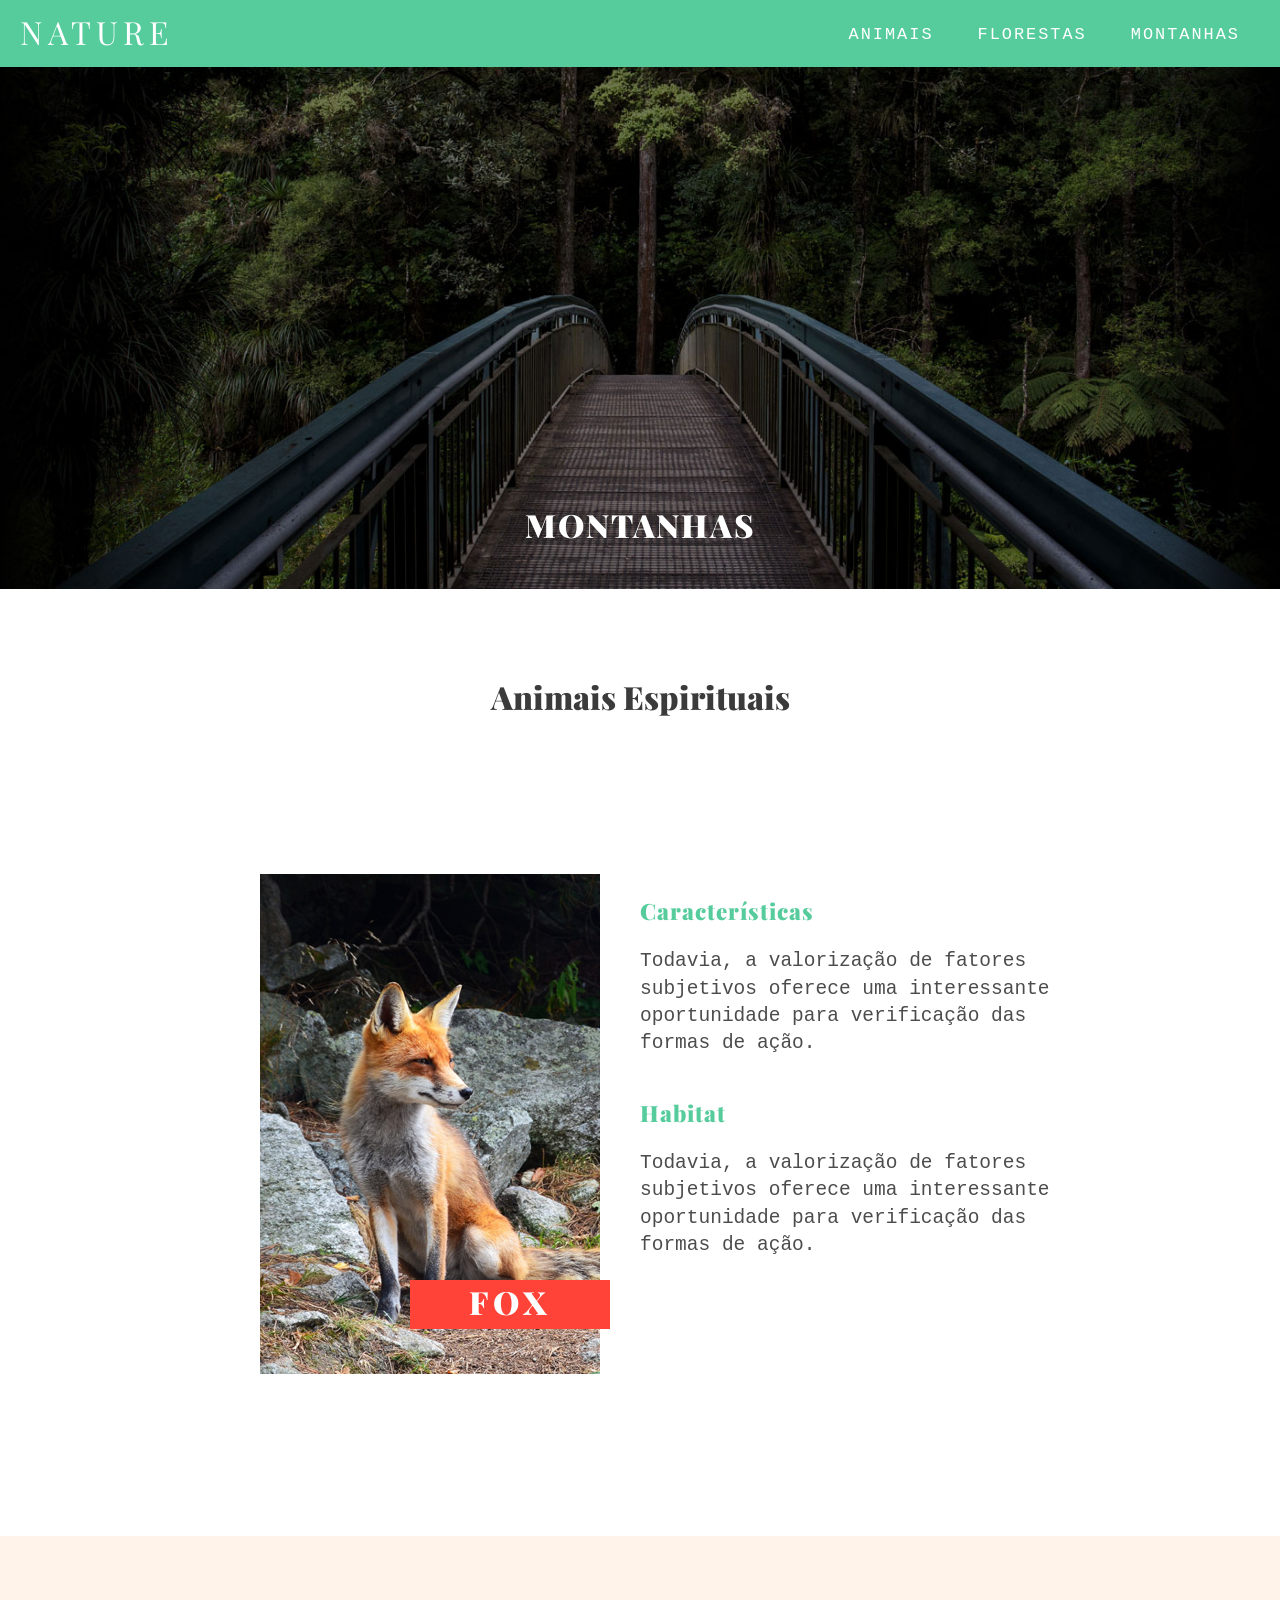
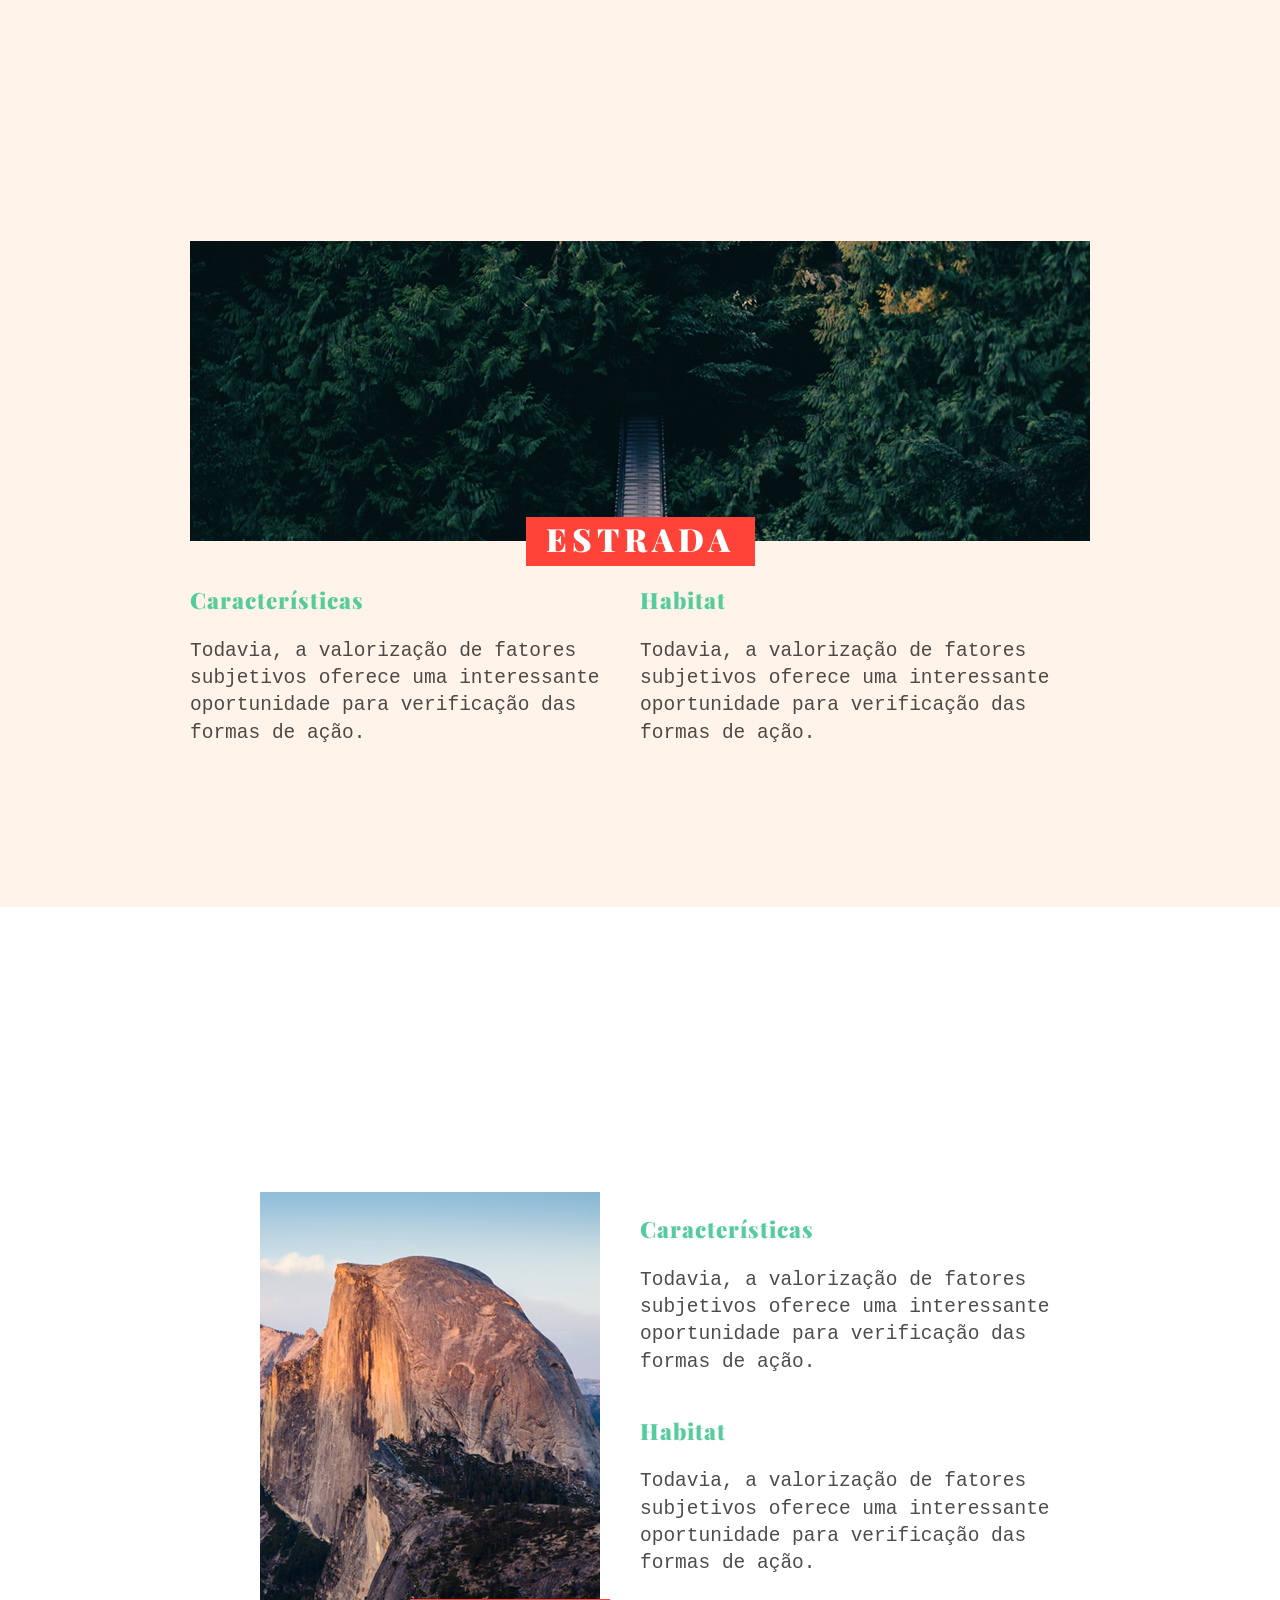
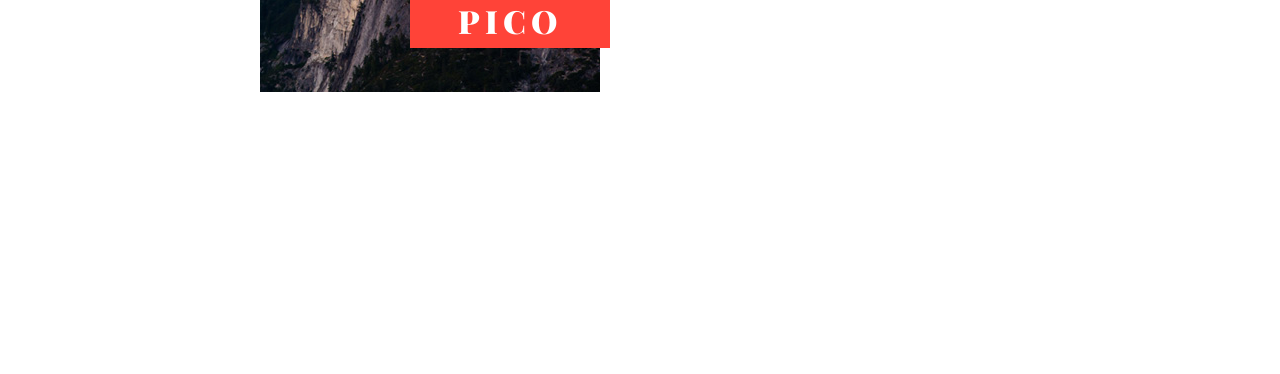
<file: pratico/slide/index.html>
<!DOCTYPE html>
<html>
<head>
	<title>Nature - Scroll</title>
	<link href="https://fonts.googleapis.com/css?family=Playfair+Display:900" rel="stylesheet">
	<link rel="stylesheet" type="text/css" href="css/style.css">
</head>
<body>

	<script type="text/javascript">
		document.documentElement.className += ' js';
	</script>
	
	<header class="menu">
		<a class="logo" href="/">Nature</a>
		<span class="mobile-btn"></span>
		<nav class="menu-nav mobile-menu">
			<ul>
				<li><a href="#animais">Animais</a></li>
				<li><a href="#florestas">Florestas</a></li>
				<li><a href="#montanhas">Montanhas</a></li>
			</ul>
		</nav>
	</header>
	
	<section class="introducao slide">
		<div>
			<img src="img/slide/slide-1.jpg" alt="Animais">
			<h2>Animais</h2>
		</div>
		<div>
			<img src="img/slide/slide-2.jpg" alt="Florestas">
			<h2>Florestas</h2>
		</div>
		<div>
			<img src="img/slide/slide-3.jpg" alt="Montanhas">
			<h2>Montanhas</h2>
		</div>
	</section>

	<section class="container animais" data-group="animais" id="animais">

		<h1 data-anime="scroll">Animais Espirituais</h1>

		<ul class="tab-menu" data-anime="scroll">
			<li><a href="#fox" data-click="fox">Fox</a></li>
			<li><a href="#firefox" data-click="firefox">FireFox</a></li>
			<li><a href="#wolf" data-click="wolf">Wolf</a></li>
		</ul>

		<div class="item" id="fox" data-target="fox">
			<div class="item-img">
				<img src="img/fox.jpg" alt="Fox">
				<h2>Fox</h2>
			</div>
			<div class="item-info">
				<h3>Características</h3>
				<p>Todavia, a valorização de fatores subjetivos oferece uma interessante oportunidade para verificação das formas de ação.</p>
				<h3>Habitat</h3>
				<p>Todavia, a valorização de fatores subjetivos oferece uma interessante oportunidade para verificação das formas de ação.</p>
			</div>
		</div>

		<div class="item" id="firefox" data-target="firefox">
			<div class="item-img">
				<img src="img/firefox.jpg" alt="FireFox">
				<h2>FireFox</h2>
			</div>
			<div class="item-info">
				<h3>Características</h3>
				<p>Todavia, a valorização de fatores subjetivos oferece uma interessante oportunidade para verificação das formas de ação.</p>
				<h3>Habitat</h3>
				<p>Todavia, a valorização de fatores subjetivos oferece uma interessante oportunidade para verificação das formas de ação.</p>
			</div>
		</div>

		<div class="item" id="wolf" data-target="wolf">
			<div class="item-img">
				<img src="img/wolf.jpg" alt="wolf">
				<h2>Wolf</h2>
			</div>
			<div class="item-info">
				<h3>Características</h3>
				<p>Todavia, a valorização de fatores subjetivos oferece uma interessante oportunidade para verificação das formas de ação.</p>
				<h3>Habitat</h3>
				<p>Todavia, a valorização de fatores subjetivos oferece uma interessante oportunidade para verificação das formas de ação.</p>
			</div>
		</div>

	</section>

	<section class="florestas" data-group="florestas" id="florestas">
	<div class="container">
		<h1 data-anime="scroll">Florestas Termais</h1>

		<ul class="tab-menu" data-anime="scroll">
			<li><a href="#estrada" data-click="estrada">Estrada</a></li>
			<li><a href="#sol" data-click="sol">Sol</a></li>
			<li><a href="#verde" data-click="verde">Verde</a></li>
		</ul>

		<div class="item" id="estrada" data-target="estrada">
			<div class="item-img">
				<img src="img/estrada.jpg" alt="Estrada">
				<h2>Estrada</h2>
			</div>
			<div class="item-info">
			<div>
				<h3>Características</h3>
				<p>Todavia, a valorização de fatores subjetivos oferece uma interessante oportunidade para verificação das formas de ação.</p>
			</div>
			<div>
				<h3>Habitat</h3>
				<p>Todavia, a valorização de fatores subjetivos oferece uma interessante oportunidade para verificação das formas de ação.</p>
			</div>
			</div>
		</div>

		<div class="item" id="sol" data-target="sol">
			<div class="item-img">
				<img src="img/sol.jpg" alt="Sol">
				<h2>Sol</h2>
			</div>
			<div class="item-info">
			<div>
				<h3>Características</h3>
				<p>Todavia, a valorização de fatores subjetivos oferece uma interessante oportunidade para verificação das formas de ação.</p>
			</div>
			<div>
				<h3>Habitat</h3>
				<p>Todavia, a valorização de fatores subjetivos oferece uma interessante oportunidade para verificação das formas de ação.</p>
			</div>	
			</div>
		</div>

		<div class="item" id="verde" data-target="verde">
			<div class="item-img">
				<img src="img/verde.jpg" alt="Verde">
				<h2>Verde</h2>
			</div>
			<div class="item-info">
			<div>
				<h3>Características</h3>
				<p>Todavia, a valorização de fatores subjetivos oferece uma interessante oportunidade para verificação das formas de ação.</p>
			</div>
			<div>
				<h3>Habitat</h3>
				<p>Todavia, a valorização de fatores subjetivos oferece uma interessante oportunidade para verificação das formas de ação.</p>
			</div>
			</div>
		</div>
	</div>
	</section>
	
	
	<section class="container montanhas" data-group="montanhas" id="montanhas">

		<h1 data-anime="scroll">Montanhas da Alma</h1>

		<ul class="tab-menu" data-anime="scroll">
			<li><a href="#pico" data-click="pico">Pico</a></li>
			<li><a href="#montanha" data-click="montanha">Montanha</a></li>
			<li><a href="#monte" data-click="monte">Monte</a></li>
		</ul>

		<div class="item" id="pico" data-target="pico">
			<div class="item-img">
				<img src="img/pico.jpg" alt="Pico">
				<h2>Pico</h2>
			</div>
			<div class="item-info">
				<h3>Características</h3>
				<p>Todavia, a valorização de fatores subjetivos oferece uma interessante oportunidade para verificação das formas de ação.</p>
				<h3>Habitat</h3>
				<p>Todavia, a valorização de fatores subjetivos oferece uma interessante oportunidade para verificação das formas de ação.</p>
			</div>
		</div>

		<div class="item" id="montanha" data-target="montanha">
			<div class="item-img">
				<img src="img/montanha.jpg" alt="Montanha">
				<h2>Montanha</h2>
			</div>
			<div class="item-info">
				<h3>Características</h3>
				<p>Todavia, a valorização de fatores subjetivos oferece uma interessante oportunidade para verificação das formas de ação.</p>
				<h3>Habitat</h3>
				<p>Todavia, a valorização de fatores subjetivos oferece uma interessante oportunidade para verificação das formas de ação.</p>
			</div>
		</div>

		<div class="item" id="monte" data-target="monte">
			<div class="item-img">
				<img src="img/monte.jpg" alt="Monte">
				<h2>Monte</h2>
			</div>
			<div class="item-info">
				<h3>Características</h3>
				<p>Todavia, a valorização de fatores subjetivos oferece uma interessante oportunidade para verificação das formas de ação.</p>
				<h3>Habitat</h3>
				<p>Todavia, a valorização de fatores subjetivos oferece uma interessante oportunidade para verificação das formas de ação.</p>
			</div>
		</div>

	</section>	
	
	<script type="text/javascript" src="js/jquery-3.1.1.min.js"></script>
	<script type="text/javascript" src="js/app.js"></script>
</body>
</html>
</file>
<file: jquery/bikcraft/css/grid.css>
*, *:before, *:after {
  -webkit-box-sizing: border-box; 
  -moz-box-sizing: border-box; 
  box-sizing: border-box;
}

.container {
	width: 960px;
	margin: 0 auto;
	padding: 0px;
	position: relative;
}

.container:after, .container:before {
	content: " ";
	display: table;
}

.container:after {
	clear: both;
}

.grid-1, .grid-2, .grid-3, .grid-4, .grid-5, .grid-6, .grid-7, .grid-8, .grid-9, .grid-10, .grid-11, .grid-12, .grid-13, .grid-14, .grid-15, .grid-16, .grid-1-3 {
	float: left;
	margin-left: 10px;
	margin-right: 10px;
}

.grid-1 	{width: 40px;}
.grid-2 	{width: 100px;}
.grid-3 	{width: 160px;}
.grid-4 	{width: 220px;}
.grid-5 	{width: 280px;}
.grid-6 	{width: 340px;}
.grid-7 	{width: 400px;}
.grid-8 	{width: 460px;}
.grid-9 	{width: 520px;}
.grid-10 	{width: 580px;}
.grid-11 	{width: 640px;}
.grid-12 	{width: 700px;}
.grid-13 	{width: 760px;}
.grid-14 	{width: 820px;}
.grid-15 	{width: 880px;}
.grid-16 	{width: 940px;}
.grid-1-3	{width: 300px;}

@media only screen and (min-width: 768px) and (max-width: 959px) {

.container {
	width: 768px;
}

.grid-1		{width: 28px;}
.grid-2		{width: 76px;}
.grid-3		{width: 124px;}
.grid-4		{width: 172px;}
.grid-5		{width: 220px;}
.grid-6		{width: 268px;}
.grid-7		{width: 316px;}
.grid-8		{width: 364px;}
.grid-9		{width: 412px;}
.grid-10	{width: 460px;}
.grid-11	{width: 508px;}
.grid-12	{width: 556px;}
.grid-13	{width: 604px;}
.grid-14	{width: 652px;}
.grid-15	{width: 700px;}
.grid-16	{width: 748px;}
.grid-1-3	{width: 236px;}

}

@media only screen and (max-width: 767px) {
.container {
	width: 300px;
}

.grid-1, .grid-2, .grid-3, .grid-4, .grid-5, .grid-6, .grid-7, .grid-8, .grid-9, .grid-10, .grid-11, .grid-12, .grid-13, .grid-14, .grid-15, .grid-16, .grid-1-3 {
	width: 300px;
	margin: 0 0 20px 0;
	float: none;
}

}
</file>
<file: jquery/bikcraft/css/style.css>
/* Estilos Gerais */

body {
	font-family: Arial, Helvetica, sans-serif;
}

p {
	font-family: Georgia, "Times New Roman", serif;
	font-size: 14px;
	line-height: 20px;
}

img {
	display: block;
	max-width: 100%;
}

.formphp label.nao-aparece, .formphp input.nao-aparece {
	display: none !important;
}

#form-erro span, #form-send span  {
	font-size: 18px;
	line-height: 25px;
	margin-bottom: 10px;
	display: block;
}

#form-send {
	color: #31aa39;
}

#form-erro {
	color: #f64540;
}

.btn {
	border: 3px solid #fec63e;
	padding: 10px 30px;
	color: #fec63e;
	font-size: 14px;
	line-height: 20px;
	text-transform: uppercase;
	font-weight: bold;
	letter-spacing: .1em;
	transition: all .5s ease;
}

.btn:hover {
	color: #fff;
	border-color: #fff;
}

.btn.btn-preto:hover {
	color: #000;
	border-color: #000;
}

.subtitulo {
	font-size: 24px;
	line-height: 30px;
	font-weight: bold;
	letter-spacing: .1em;
	color: #000;
	text-transform: uppercase;
	text-align: center;
	margin-bottom: 40px;
}

.subtitulo:after {
	content: "";
	display: block;
	width: 60px;
	height: 3px;
	background: #000;
	margin: 8px auto;
}

.subtitulo-interno {
	font-size: 24px;
	line-height: 30px;
	font-weight: bold;
	letter-spacing: .1em;
	color: #000;
	text-transform: uppercase;
	margin-bottom: 20px;
}

.subtitulo-interno:after {
	content: "";
	display: block;
	width: 60px;
	height: 3px;
	background: #000;
	margin: 8px 0;
}

/* Header */

.header {
	position: fixed;
	top: 0;
	width: 100%;
	background: #fec63e; /* Amarelo */
	padding: 15px 0;
	z-index: 10;
}

.header_menu {
	text-align: right;
}

.header_menu ul li {
	display: inline-block;
	margin-left: 25px;
	margin-top: 20px;
}

.header_menu ul li a {
	color: #000;
	font-weight: bold;
	text-transform: uppercase;
	letter-spacing: .1em;
	font-size: 14px;
	line-height: 20px;
	padding: 10px 0;
	transition: all .3s ease;
}

.header_menu ul li a:hover {
	color: #FFF;
}

.header_menu ul li a.menu_ativo {
	color: #FFF;
}

/* Introdução */

.introducao {
	width: 100%;
	height: 380px;
	background: url("../img/bg.jpg") no-repeat center;
	background-size: cover;
	margin-top: 92px;
	text-align: center;
	padding-top: 80px;
}

.introducao h1 {
	font-size: 48px;
	color: #FFF;
	font-weight: bold;
	text-transform: uppercase;
}

.quote-externo {
	max-width: 320px;
	margin: 0 auto;
	margin-bottom: 40px;
	color: white;
}

.quote-externo p {
	font-style: italic;
}

.quote-externo p:before, .quote-externo p:after {
	content: "";
	display: block;
	width: 60px;
	height: 3px;
	background: #fff;
	margin: 14px auto 10px auto;
}

.quote-externo cite {
	font-style: normal;
	font-weight: bold;
	font-size: 14px;
	letter-spacing: .1em;
}

/*Introducao Interna*/

.introducao-interna {
	width: 100%;
	margin-top: 92px;
	height: 160px;
	text-align: center;
	color: #fff;
	padding-top: 30px;
}

.introducao-interna h1 {
	font-size: 36px;
	font-weight: bold;
	text-transform: uppercase;
}

.introducao-interna h1:after {
	content: "";
	display: block;
	width: 60px;
	height: 3px;
	background: #fff;
	margin: 6px auto 10px auto;
}


/*Produtos*/

.produtos {
	padding: 60px 0;
}

.produtos_lista li{
	background: #fec63e;
	text-align: center;
}

.produtos_lista li img {
	margin: 0 auto;
}

.produtos_lista li h3{
	font-weight: bold;
	font-size: 18px;
	line-height: 25px;
	text-transform: uppercase;
	letter-spacing: .1em;
	margin-top: 20px;
}

.produtos_lista li h3:after{
	content: "";
	display: block;
	width: 60px;
	height: 3px;
	background: #000;
	margin: 2px auto;
}

.produtos_lista li p {
	padding: 10px 20px 20px 20px;
}

.produtos_icone {
	background: #000;
	padding: 20px;
}

.call {
	padding-top: 40px;
	text-align: center;
	clear: both;
}

.call p{
	margin-bottom: 20px;
}

/*Portfólio*/

.portfolio {
	width: 100%;
	background: #000;
	padding: 40px 0;
}

.portfolio .subtitulo {
	color: #fec63e;
}

.portfolio .subtitulo:after {
	background: #fec63e;
}

.portfolio_lista div:last-of-type {
	margin-top: 20px;
}

.portfolio .call p {
	color: #fff;
}

/*Qualidade*/

.qualidade {
	padding: 60px 0;
}

.qualidade:after {
	content: "";
	width: 634px;
	height: 83px;
	display: block;
	background: url("../img/linhas.png") no-repeat center;
	position: absolute;
	top: 209px;
	right: 162px;
	z-index: -1;
}

.qualidade img{
	margin: 0 auto;
}

.qualidade_lista {
	padding-top: 20px;
	overflow: auto; /* clear-fix */
}

.qualidade_lista li {
	text-align: center;
	padding: 0 40px;
}

.qualidade_lista li h3{
	font-weight: bold;
	font-size: 18px;
	line-height: 25px;
	text-transform: uppercase;
	letter-spacing: .1em;
	margin-top: 20px;
}

.qualidade_lista li h3:after{
	content: "";
	display: block;
	width: 60px;
	height: 3px;
	background: #000;
	margin: 6px auto;
}

/*Quebra*/

.quebra {
	width: 100%;
	height: 220px;
	background: url("../img/bg-footer.jpg") no-repeat center;
	background-size: cover;
	text-align: center;
	padding-top: 40px;
}

.quebra .quote-externo {
	max-width: 400px;
}

/*Footer*/

.footer {
	width: 100%;
	background: #000;
	color: #fff;
	padding: 20px 0;
}

.footer h3 {
	font-size: 18px;
	line-height: 25px;
	color: #fec63e;
	text-transform: uppercase;
	letter-spacing: .1em;
	font-weight: bold;
}

.footer h3:after {
	content: "";
	display: block;
	width: 60px;
	height: 3px;
	background: #fec63e;
	margin: 6px 0 12px 0;
}

.footer_historia {
	padding-right: 40px;
}

.footer_contato ul li {
	font-size: 14px;
	line-height: 20px;
	font-family: Georgia, "Times New Roman", serif;
}

.footer_redes ul li {
	display: inline-block;
	margin-right: 10px;
}

.footer_redes ul li a {
	border: 3px solid #fec63e;
	display: block;
	padding: 10px;
	transition: all .5s ease;
}

.footer_redes ul li a:hover {
	border-color: #fff;
}

.copy {
	width: 100%;
	background: #fec63e;
	padding: 20px 0;
}

/*Animações*/

.animated {
  -webkit-animation-duration: 1s;
          animation-duration: 1s;
  -webkit-animation-fill-mode: both;
          animation-fill-mode: both;
}

@-webkit-keyframes fadeInDown {
  0% {
    opacity: 0;
    -webkit-transform: translate3d(0, -20px, 0);
            transform: translate3d(0, -20px, 0);
  }

  100% {
    opacity: 1;
    -webkit-transform: none;
            transform: none;
  }
}

@keyframes fadeInDown {
  0% {
    opacity: 0;
    -webkit-transform: translate3d(0, -20px, 0);
            transform: translate3d(0, -20px, 0);
  }

  100% {
    opacity: 1;
    -webkit-transform: none;
            transform: none;
  }
}

.fadeInDown {
  -webkit-animation-name: fadeInDown;
          animation-name: fadeInDown;
}
</file>
<file: jquery/bikcraft/css/responsivo.css>
/*Estilo para tablets*/
@media only screen and (min-width: 768px) and (max-width: 959px) {

/*Qualidade Home*/
.qualidade:after {
	right: 66px;
}

.qualidade_lista li {
	padding: 0 10px;
}

/*Footer*/

.footer_redes ul li a {
	border: 3px solid #fec63e;
	display: block;
	padding: 6px;

}

.footer_redes ul li a img{
	width: 26px;
	height: 26px;
}

/*Produtos*/

.produto_item h2{
	top: -150px;
	margin-bottom: -56px;
}

.produto_icone {
	padding: 41px 0;
}

.produto_info p{
	font-size: 14px;
	line-height: 20px;
	height: 122px;
	padding: 20px 30px;
}

.produto_info ul li {
	width: 181px;
	height: 49px;
}

} /* Final do estilo para tablets */

/*Estilo para smartphone*/
@media only screen and (max-width: 767px) {

/*Header*/
.header {
	position: relative;
	padding-bottom: 0px;
}

.header img {
	margin: 0 auto 10px auto;
}

.header_menu {
	text-align: center;
}

.header_menu ul li {
	margin: 5px;
}

.header_menu ul li a {
	border: 4px solid #000;
	width: 136px;
	display: block;
	float: left;
}

.header_menu ul li a:hover {
	border-color: #fff;
}

.header_menu ul li a.menu_ativo {
	border-color: #fff;
}

/*Introducao*/

.introducao h1 {
	font-size: 36px;
}

.introducao {
	margin-top: 0px;
	padding-top: 40px;
	background: url("../img/bg-mobile.jpg") no-repeat center;
	background-size: cover;
}

/*Introdução Interna*/

.introducao-interna {
	margin-top: 0px;
}

/*Call*/
.call {
	padding-top: 10px;
}

/*Qualidade Home*/
.qualidade:after {
	display: none;
}

/*Sobre*/

.missao_sobre p {
	font-size: 14px;
	line-height: 20px;
	padding-right: 0px;
}

.missao_sobre ul li {
	font-size: 14px;
	line-height: 25px;
}

/*Produtos*/

.produto_item h2{
	top: -100px;
	margin-bottom: -68px;
}

.produto_icone {
	padding: 41px 0;
}

.produto_info p{
	font-size: 14px;
	line-height: 20px;
	height: auto;
	padding: 20px 30px;
}

.produto_info ul li {
	width: 149px;
	height: 49px;
	font-size: 14px;
	line-height: 20px;
	padding-top: 14px;
}

.form {
	padding-right: 0px;
}

.orcamento_dados ul {
	padding-right: 0px;
}

/*Contato*/

.contato_form {
	padding-right: 0px;
	margin-bottom: 40px;
}

} /* Final do estilo para smartphone
</file>
<file: jquery/classes/style.css>
.modal, .modal h1, .modal p, .modal .btn {
	opacity: 0;
	visibility: hidden;
}

.modal.active {
	animation: fade .3s forwards,
						 slideUp .3s cubic-bezier(.3,1,.3,1.3) forwards;
}

.modal.active h1 {
	animation: fade .3s .15s forwards,
		    		 slideDownSmall .3s cubic-bezier(.3,1,.3,1.3) .15s forwards;
}

.modal.active p {
	animation: fade .3s .2s forwards,
		    		 slideDownSmall .3s cubic-bezier(.3,1,.3,1.3) .2s forwards;
}

.modal.active .btn {
	animation: fade .3s .25s forwards,
		    		 slideDownSmall .3s cubic-bezier(.3,1,.3,1.3) .25s forwards;
}

@keyframes slideUp {
	from { transform: translate3d(0px, 100px, 0px); }
	to { transform: translate3d(0px); }
}

@keyframes slideDownSmall {
	from { transform: translate3d(0, -40px, 0); }
	to { transform: translate3d(0px); }
}

@keyframes fade {
	from { opacity: 0; }
	to { opacity: 1; visibility: visible; }
}

body {
	padding-bottom: 60px;
	height: 100vh;
	background: linear-gradient(#84e, #95f);
}

.abrir-modal {
	color: white;
	font-size: 1.2em;
	letter-spacing: 1px;
	background: linear-gradient(#63a, #529);
	text-transform: uppercase;
	text-decoration: none;
	text-align: center;
	margin: 20px auto 80px auto;
	border-radius: 2px;
	max-width: 140px;
	display: block;
	padding: 20px;
	font-family: monospace;
	box-shadow: 0px 0px 0px 1px rgba(0,0,0,.5) inset,
							0px 2px 0px -1px rgba(0,0,0,.2),
							0px 4px 0px -2px rgba(0,0,0,.15),
							0px 6px 0px -3px rgba(0,0,0,.1),
							0px 8px 0px -4px rgba(0,0,0,.05);
	transition: box-shadow .3s ease-out;
}

.abrir-modal:hover {
	box-shadow: 0px 0px 0px 1px rgba(0,0,0,.9) inset,
							0px 4px 0px -2px rgba(0,0,0,.2),
							0px 8px 0px -4px rgba(0,0,0,.15),
							0px 12px 0px -6px rgba(0,0,0,.1),
							0px 16px 0px -8px rgba(0,0,0,.05);
}

.btn {
	color: white;
	font-size: 1em;
	letter-spacing: 1px;
	background: linear-gradient(#63a, #529);
	text-transform: uppercase;
	text-decoration: none;
	text-align: center;
	margin: 20px auto 20px auto;
	border-radius: 2px;
	max-width: 140px;
	display: block;
	padding: 15px;
	font-family: monospace;
	box-shadow: 0px 0px 0px 1px rgba(0,0,0,.5) inset,
							0px 2px 0px -1px rgba(0,0,0,.2),
							0px 4px 0px -2px rgba(0,0,0,.15),
							0px 6px 0px -3px rgba(0,0,0,.1),
							0px 8px 0px -4px rgba(0,0,0,.05);
	transition: box-shadow .3s ease-out;
}

.modal {
	margin: 0 auto;
	text-align: center;
	box-shadow: 0px 6px 0px -3px rgba(0,0,0,.2),
							0px 12px 0px -6px rgba(0,0,0,.15),
							0px 18px 0px -9px rgba(0,0,0,.1),
							0px 24px 0px -12px rgba(0,0,0,.05);
	background: white;
	border: 1px solid rgba(0,0,0,.8);
	padding: 20px 40px 20px 40px;
	max-width: 360px;
}

.modal h1 {
	font-size: 1.5em;
	margin-bottom: 1em;
	font-family: monospace;
	color: #52A;
}

.modal p {
	font-size: 0.875em;
	line-height: 1.5;
	font-family: sans-serif;
	color: rgba(0,0,0,.8);
}

.modal-img {
	width: 100px;
	height: 100px;
	border-radius: 50%;
	margin: -60px auto 20px auto;
	overflow: hidden;
	background: white;
	border: 4px solid white;
	box-shadow: 0 0 0 2px rgba(0,0,0,.15),
							0 0 0 4px rgba(0,0,0,.05);
}

.modal-img img {
	max-width: 160px;
	margin-top: -2px;
	box-sizing: border-box;
}
</file>
<file: jquery/metodos-basicos/style.css>
body {
	padding-bottom: 60px;
	height: 100vh;
	background: linear-gradient(#84e, #95f);
}

.abrir-modal {
	color: white;
	font-size: 1.2em;
	letter-spacing: 1px;
	background: linear-gradient(#63a, #529);
	text-transform: uppercase;
	text-decoration: none;
	text-align: center;
	margin: 20px auto 80px auto;
	border-radius: 2px;
	max-width: 140px;
	display: block;
	padding: 20px;
	font-family: monospace;
	box-shadow: 0px 0px 0px 1px rgba(0,0,0,.5) inset,
							0px 2px 0px -1px rgba(0,0,0,.2),
							0px 4px 0px -2px rgba(0,0,0,.15),
							0px 6px 0px -3px rgba(0,0,0,.1),
							0px 8px 0px -4px rgba(0,0,0,.05);
	transition: box-shadow .3s ease-out;
}

.abrir-modal:hover {
	box-shadow: 0px 0px 0px 1px rgba(0,0,0,.9) inset,
							0px 4px 0px -2px rgba(0,0,0,.2),
							0px 8px 0px -4px rgba(0,0,0,.15),
							0px 12px 0px -6px rgba(0,0,0,.1),
							0px 16px 0px -8px rgba(0,0,0,.05);
}

.btn {
	color: white;
	font-size: 1em;
	letter-spacing: 1px;
	background: linear-gradient(#63a, #529);
	text-transform: uppercase;
	text-decoration: none;
	text-align: center;
	margin: 20px auto 20px auto;
	border-radius: 2px;
	max-width: 140px;
	display: block;
	padding: 15px;
	font-family: monospace;
	box-shadow: 0px 0px 0px 1px rgba(0,0,0,.5) inset,
							0px 2px 0px -1px rgba(0,0,0,.2),
							0px 4px 0px -2px rgba(0,0,0,.15),
							0px 6px 0px -3px rgba(0,0,0,.1),
							0px 8px 0px -4px rgba(0,0,0,.05);
	transition: box-shadow .3s ease-out;
}

.modal {
	margin: 0 auto;
	text-align: center;
	box-shadow: 0px 6px 0px -3px rgba(0,0,0,.2),
							0px 12px 0px -6px rgba(0,0,0,.15),
							0px 18px 0px -9px rgba(0,0,0,.1),
							0px 24px 0px -12px rgba(0,0,0,.05);
	background: white;
	border: 1px solid rgba(0,0,0,.8);
	padding: 20px 40px 20px 40px;
	max-width: 360px;
}

.modal h1 {
	font-size: 1.5em;
	margin-bottom: 1em;
	font-family: monospace;
	color: #52A;
}

.modal p {
	font-size: 0.875em;
	line-height: 1.5;
	font-family: sans-serif;
	color: rgba(0,0,0,.8);
}

.modal-img {
	width: 100px;
	height: 100px;
	border-radius: 50%;
	margin: -60px auto 20px auto;
	overflow: hidden;
	background: white;
	border: 4px solid white;
	box-shadow: 0 0 0 2px rgba(0,0,0,.15),
							0 0 0 4px rgba(0,0,0,.05);
}

.modal-img img {
	max-width: 160px;
	margin-top: -2px;
	box-sizing: border-box;
}
</file>
<file: jquery/transversing/style.css>
body {
	padding-bottom: 60px;
	background: linear-gradient(#84e, #95f);
}

.abrir-modal {
	color: white;
	font-size: 1.2em;
	letter-spacing: 1px;
	background: linear-gradient(#63a, #529);
	text-transform: uppercase;
	text-decoration: none;
	text-align: center;
	margin: 20px auto 80px auto;
	border-radius: 2px;
	max-width: 140px;
	display: block;
	padding: 20px;
	font-family: monospace;
	box-shadow: 0px 0px 0px 1px rgba(0,0,0,.5) inset,
							0px 2px 0px -1px rgba(0,0,0,.2),
							0px 4px 0px -2px rgba(0,0,0,.15),
							0px 6px 0px -3px rgba(0,0,0,.1),
							0px 8px 0px -4px rgba(0,0,0,.05);
	transition: box-shadow .3s ease-out;
}

.abrir-modal:hover {
	box-shadow: 0px 0px 0px 1px rgba(0,0,0,.9) inset,
							0px 4px 0px -2px rgba(0,0,0,.2),
							0px 8px 0px -4px rgba(0,0,0,.15),
							0px 12px 0px -6px rgba(0,0,0,.1),
							0px 16px 0px -8px rgba(0,0,0,.05);
}

.btn {
	color: white;
	font-size: 1em;
	letter-spacing: 1px;
	background: linear-gradient(#63a, #529);
	text-transform: uppercase;
	text-decoration: none;
	text-align: center;
	margin: 20px auto 20px auto;
	border-radius: 2px;
	max-width: 140px;
	display: block;
	padding: 15px;
	font-family: monospace;
	box-shadow: 0px 0px 0px 1px rgba(0,0,0,.5) inset,
							0px 2px 0px -1px rgba(0,0,0,.2),
							0px 4px 0px -2px rgba(0,0,0,.15),
							0px 6px 0px -3px rgba(0,0,0,.1),
							0px 8px 0px -4px rgba(0,0,0,.05);
	transition: box-shadow .3s ease-out;
}

.modal {
	margin: 0 auto;
	text-align: center;
	box-shadow: 0px 6px 0px -3px rgba(0,0,0,.2),
							0px 12px 0px -6px rgba(0,0,0,.15),
							0px 18px 0px -9px rgba(0,0,0,.1),
							0px 24px 0px -12px rgba(0,0,0,.05);
	background: white;
	border: 1px solid rgba(0,0,0,.8);
	padding: 20px 40px 20px 40px;
	max-width: 360px;
}

.modal h1 {
	font-size: 1.5em;
	margin-bottom: 1em;
	font-family: monospace;
	color: #52A;
}

.modal p {
	font-size: 0.875em;
	line-height: 1.5;
	font-family: sans-serif;
	color: rgba(0,0,0,.8);
}

.modal-img {
	width: 100px;
	height: 100px;
	border-radius: 50%;
	margin: -60px auto 20px auto;
	overflow: hidden;
	background: white;
	border: 4px solid white;
	box-shadow: 0 0 0 2px rgba(0,0,0,.15),
							0 0 0 4px rgba(0,0,0,.05);
}

.modal-img img {
	max-width: 160px;
	margin-top: -2px;
	box-sizing: border-box;
}

.botoes {
	margin-top: 40px;
	text-align: center;
}

.botoes a {
	display: inline-block;
	margin: 20px;
	padding: 20px 30px;
}

.frases h2 {
	font-family: monospace;
}

.frases {
	padding: 40px;
	display: table;
}

.frases div {
	width: 25%;
	float: left;
}

.frases p {
	font-size: 0.875em;
	line-height: 1.5;
	font-family: sans-serif;
	color: rgba(0,0,0,.8);
	padding: 0 20px 0 0;
}
</file>
<file: pratico/addClassOnClick/css/style.css>
* {
	box-sizing: border-box;
}

.container {
	max-width: 900px;
	margin: 0 auto;
}

ul {
	text-align: center;
	margin: 80px 0 40px 0;
}

ul li {
	display: inline-block;
}

ul li a {
	display: inline-block;
	color: #56CC9D;
	border: 4px solid;
	padding: 10px 0px;
	width: 200px;
	margin: 20px;
	text-decoration: none;
	font-family: 'Playfair Display';
	text-transform: uppercase;
	letter-spacing: 2px;
}

h1, h2, h3 {
	font-family: 'Playfair Display';
	font-weight: 900;
}

h1 {
	font-size: 2em;
	text-align: center;
	color: #3B3B3B;
}

h2 {
	display: inline-block;
	padding: 2px 20px 6px 20px;
	min-width: 200px;
	text-align: center;
	font-size: 2em;
	text-transform: uppercase;
	position: relative;
	top: -120px;
	right: -10px;
	background:  #FF4338;
	color: white;
	letter-spacing: 5px;
}

h3 {
	font-size: 1.4em;
	letter-spacing: 1px;
	color: #56CC9D;
}

p {
	font-family: monospace;
	font-size: 1.5em;
	line-height: 1.4;
	color: rgba(0,0,0,.7);
	margin-bottom: 40px;
}

img {
	display: block;
	max-width: 100%;
	float: right;
}

[data-target] {
	overflow: hidden;
	opacity: 0;
	visibility: hidden;
	transform: translate3d(-50px,0,0);
	position: absolute;
	top:0;
}

[data-click].active{
	background: #56CC9D;
	color: white;
}

[data-target].active {
	opacity: 1;
	visibility: visible;
	transition: .3s;
	transform: translate3d(0px,0,0);
	position: relative;
	top: auto;
}

.item-img {
	width: 50%;
	float: left;
	text-align: right;
	padding-right: 40px;
	position: relative;
}

.item-info {
	width: 50%;
	float: left;
}

.florestas {
	background: #FFF3EA;
	padding: 60px 0;
}

.florestas .item-img {
	width: 100%;
	text-align: center;
	margin-bottom: -80px;
	padding: 0px;
}

.florestas h2 {
	top: -50px;
	right: auto;

}

.florestas .item {
	margin: 60px 0;
}

.florestas .item-info {
	width: 100%;
}

.item-info > div {
	width: 50%;
	float: left;
}
</file>
<file: pratico/scroll/css/style.css>
* {
	box-sizing: border-box;
}

body {
	margin: 0px;
	padding-top: 40px;
	padding-bottom: 120px;
}

.menu {
	background: #56CC9D;
	position: fixed;
	width: 100%;
	top: 0;
	z-index: 100;
}

.menu nav {
	text-align: right;
	padding: 10px 20px 0 0;
}

.menu nav ul {
	padding: 0px;
	margin: 0px;
}

.menu nav li {
	display: inline-block;
	text-align: right;
}

.menu nav li a {
	display: block;
	color: white;
	padding: 15px 20px;
	text-decoration: none;
	font-family: monospace;
	text-transform: uppercase;
	font-size: 1.3em;
	letter-spacing: 2px;
	float: left;
}

.menu nav li a::after {
	content: '';
	display: block;
	background: white;
	height: 2px;
	width: 0;
	transition: .3s;
}

.menu nav li a:hover::after , .menu nav li a.active::after{
	width: 100%;
}

.logo {
	display: block;
	color: white;
	width: 200px;
	padding: 10px 10px 14px 20px;
	text-decoration: none;
	font-family: 'Playfair Display';
	text-transform: uppercase;
	letter-spacing: 5px;
	font-size: 2em;
	float: left;
}

.container {
	max-width: 900px;
	margin: 0 auto;
	padding: 60px 0;
}

.container::after {
	content: '';
	display: table;
	clear: both;
}

.tab-menu {
	text-align: center;
	margin: 20px 0 40px 0;
}

.tab-menu li {
	display: inline-block;
}

.tab-menu li a {
	display: inline-block;
	color: #56CC9D;
	border: 4px solid;
	padding: 10px 0px;
	width: 200px;
	margin: 20px;
	text-decoration: none;
	font-family: 'Playfair Display';
	text-transform: uppercase;
	letter-spacing: 2px;
}
	
h1, h2, h3 {
	font-family: 'Playfair Display';
	font-weight: 900;
}

h1 {
	font-size: 2em;
	text-align: center;
	color: #3B3B3B;
}

h2 {
	display: inline-block;
	padding: 0 20px 6px 20px;
	min-width: 200px;
	text-align: center;
	font-size: 2em;
	text-transform: uppercase;
	position: relative;
	top: -120px;
	right: -10px;
	background:  #FF4338;
	color: white;
	letter-spacing: 5px;
}

h3 {
	font-size: 1.4em;
	letter-spacing: 1px;
	color: #56CC9D;
}

p {
	font-family: monospace;
	font-size: 1.5em;
	line-height: 1.4;
	color: rgba(0,0,0,.7);
	margin-bottom: 40px;
}

img {
	display: block;
	max-width: 100%;
	float: right;
}

.item {
	overflow: hidden;
}

.item-img {
	width: 50%;
	float: left;
	text-align: right;
	padding-right: 40px;
	position: relative;
}

.item-info {
	width: 50%;
	float: left;
}

.florestas {
	background: #FFF3EA;
}

.florestas .item-img {
	width: 100%;
	text-align: center;
	margin-bottom: -80px;
	padding: 0px;
}

.florestas h2 {
	top: -50px;
	right: auto;
}

.florestas .item {
	margin: 60px 0;
}

.florestas .item-info {
	width: 100%;
}

.item-info > div {
	width: 50%;
	float: left;
}

[data-target] {
	opacity: 0;
	visibility: hidden;
	transform: translate3d(-50px,0,0);
	position: absolute;
	top: 0;
}

[data-click].active {
	background: #56CC9D;
	color: white;
	border-color: #56CC9D;
}

[data-target].active {
	opacity: 1;
	visibility: visible;
	transition: .3s;
	position: relative;
	top: auto;
	transform: translate3d(0px,0,0);
}

@media only screen and (max-width: 768px){

	.mobile-btn{
		display: block;
		width: 36px;
		height: 36px;
		color: white;
		border-top: 4px solid;
		margin: 20px 20px 0 0;
		float: right;
		position: relative;
		cursor: pointer;
		-webkit-backface-visibility: hidden;
		-moz-backface-visibility: hidden; 
	}

	.mobile-btn::after, .mobile-btn::before{
		content: '';
		display: block;
		height: 4px;
		margin-top: 6px;
		background: currentColor;
		position: relative;
		transition: transform .2s ease;

	}

	.mobile-btn.active{
		border-top-color: transparent;
	}

	.mobile-btn.active::after{
		margin-top: 0px;
		top: 2px;
		transform: rotate(45deg);
	}

	.mobile-btn.active::before{
		margin-top: 0px;
		top: 6px;
		transform: rotate(135deg);
	}

	.menu-nav.mobile-menu{
		position: fixed;
		background: #56CC9D;
		padding: 10px;
		right: 0px;
		top: 60px;
		opacity: 0;
		visibility: hidden;
		transform: translate3d(60px, 0px, 0px);
		transition: .3s;
	}

	.menu-nav.mobile-menu.active{
		opacity: 1;
		visibility:visible;
		transform: translate3d(0px, 0px, 0px);
	}

	.menu-nav.mobile-menu li{
		display: block;
	}

	.menu-nav.mobile-menu li a{
		border-top: 2px solid;
		width: 100%;
		text-align: center;
	}
}
</file>
<file: pratico/slide/css/style.css>
* {
	box-sizing: border-box;
}

body {
	margin: 0px;
	padding-top: 40px;
	padding-bottom: 120px;
}

.menu {
	background: #56CC9D;
	position: fixed;
	width: 100%;
	top: 0;
	z-index: 100;
}

.menu nav {
	text-align: right;
	padding: 10px 20px 0 0;
}

.menu nav ul {
	padding: 0px;
	margin: 0px;
}

.menu nav li {
	display: inline-block;
	text-align: right;
}

.menu nav li a {
	display: block;
	color: white;
	padding: 15px 20px;
	text-decoration: none;
	font-family: monospace;
	text-transform: uppercase;
	font-size: 1.3em;
	letter-spacing: 2px;
	float: left;
}

.menu nav li a::after {
	content: '';
	display: block;
	background: white;
	height: 2px;
	width: 0;
	transition: .3s;
}

.menu nav li a:hover::after, .menu nav li a.active::after {
	width: 100%;
}

.logo {
	display: block;
	color: white;
	width: 200px;
	padding: 10px 10px 14px 20px;
	text-decoration: none;
	font-family: 'Playfair Display';
	text-transform: uppercase;
	letter-spacing: 5px;
	font-size: 2em;
	float: left;
}

.container {
	max-width: 900px;
	margin: 0 auto;
	padding: 60px 0;
}

.container::after {
	content: '';
	display: table;
	clear: both;
}

.tab-menu {
	text-align: center;
	margin: 20px 0 40px 0;
}

.tab-menu li {
	display: inline-block;
}

.tab-menu li a {
	display: inline-block;
	color: #56CC9D;
	border: 4px solid;
	padding: 10px 0px;
	width: 200px;
	margin: 20px;
	text-decoration: none;
	font-family: 'Playfair Display';
	text-transform: uppercase;
	letter-spacing: 2px;
}
	
h1, h2, h3 {
	font-family: 'Playfair Display';
	font-weight: 900;
}

h1 {
	font-size: 2em;
	text-align: center;
	color: #3B3B3B;
}

.item h2 {
	display: inline-block;
	padding: 0 20px 6px 20px;
	min-width: 200px;
	text-align: center;
	font-size: 2em;
	text-transform: uppercase;
	position: relative;
	top: -120px;
	right: -10px;
	background:  #FF4338;
	color: white;
	letter-spacing: 5px;
}

h3 {
	font-size: 1.4em;
	letter-spacing: 1px;
	color: #56CC9D;
}

p {
	font-family: monospace;
	font-size: 1.5em;
	line-height: 1.4;
	color: rgba(0,0,0,.7);
	margin-bottom: 40px;
}

.item-img img {
	display: block;
	max-width: 100%;
	float: right;
}

.item {
	overflow: hidden;
}

.item-img {
	width: 50%;
	float: left;
	text-align: right;
	padding-right: 40px;
	position: relative;
}

.item-info {
	width: 50%;
	float: left;
}

.florestas {
	background: #FFF3EA;
}

.florestas .item-img {
	width: 100%;
	text-align: center;
	margin-bottom: -80px;
	padding: 0px;
}

.florestas h2 {
	top: -50px;
	right: auto;
}

.florestas .item {
	margin: 60px 0;
}

.florestas .item-info {
	width: 100%;
}

.item-info > div {
	width: 50%;
	float: left;
}

.js [data-target] {
	opacity: 0;
	visibility: hidden;
	transform: translate3d(-50px,0,0);
	position: absolute;
	top: 0;
}

.js [data-click].active {
	background: #56CC9D;
	color: white;
	border-color: #56CC9D;
}

.js [data-target].active {
	opacity: 1;
	visibility: visible;
	transition: .3s;
	position: relative;
	top: auto;
	transform: translate3d(0px,0,0);
}

@media only screen and (max-width: 768px) {

.mobile-btn {
	display: block;
	color: white;
	width: 36px;
	height: 36px;
	border-top: 4px solid;
	margin: 20px 20px 0 0;
	float: right;
	position: relative;
	cursor: pointer;
	-webkit-backface-visibility: hidden;
}

.mobile-btn::after, .mobile-btn::before {
	content: '';
	display: block;
	height: 4px;
	margin-top: 6px;
	background: currentColor;
	position: relative;
	transition: transform .2s ease;
}

.mobile-btn.active {
	border-top-color: transparent;
}

.mobile-btn.active::after {
	margin-top: 0px;
	top: 2px;
	transform: rotate(45deg);
}

.mobile-btn.active::before {
	margin-top: 0px;
	top: 6px;
	transform: rotate(135deg);
}

.menu-nav.mobile-menu {
	position: fixed;
	background: #56CC9D;
	padding: 10px;
	top: 60px;
	right: 0px;
	opacity: 0;
	visibility: hidden;
	transform: translate3d(60px, 0px, 0px);
	transition: .3s;
}

.menu-nav.mobile-menu.active {
	opacity: 1;
	visibility: visible;
	transform: translate3d(0px, 0px, 0px);
}

.menu-nav.mobile-menu li {
	display: block;
}

.menu-nav.mobile-menu li a {
	border-top: 2px solid;
	width: 100%;
	text-align: center;
}
	
}

.introducao {
	background: black;
}

.introducao h2 {
	color: white;
	text-align: center;
	font-size: 2em;
	text-transform: uppercase;
	letter-spacing: 2px;
	margin-top: -2em;
	margin-bottom: 2em;
	line-height: 0;
}

.introducao img {
	display: block;
	margin: 0 auto;
	max-width: 100%;
}

.slide{
	position: relative;
	overflow: hidden;
}

.slide > * {
	width: 100%;
	position: absolute;
	opacity: 0;
	transition: .5s;
}

.slide > .active {
	position: relative;
	opacity: 1;
}

.js [data-anime]{
	opacity: 0;
	transform: translate3d(0, -50px, 0);
	transition: .3s;
}

.js [data-anime].animate{
	opacity: 1;
	transform: translate3d(0,0,0);
}
</file>
